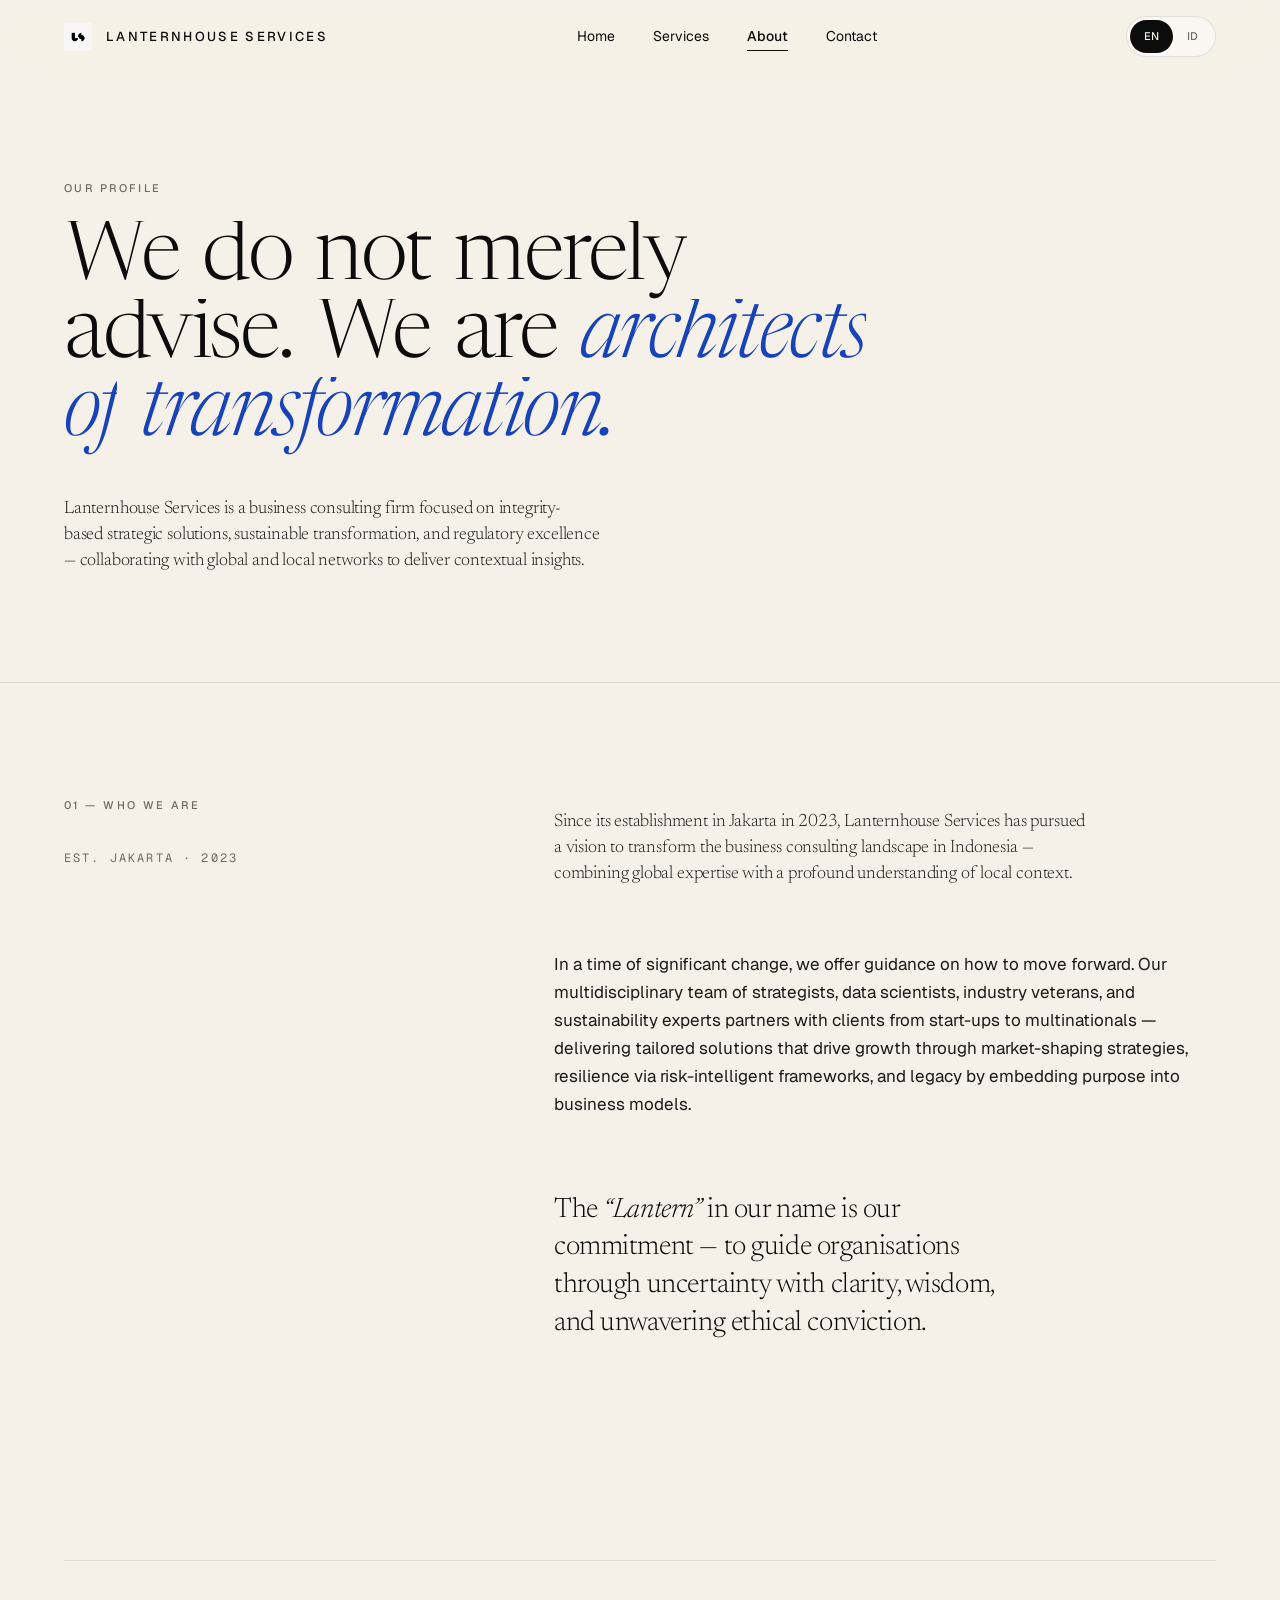
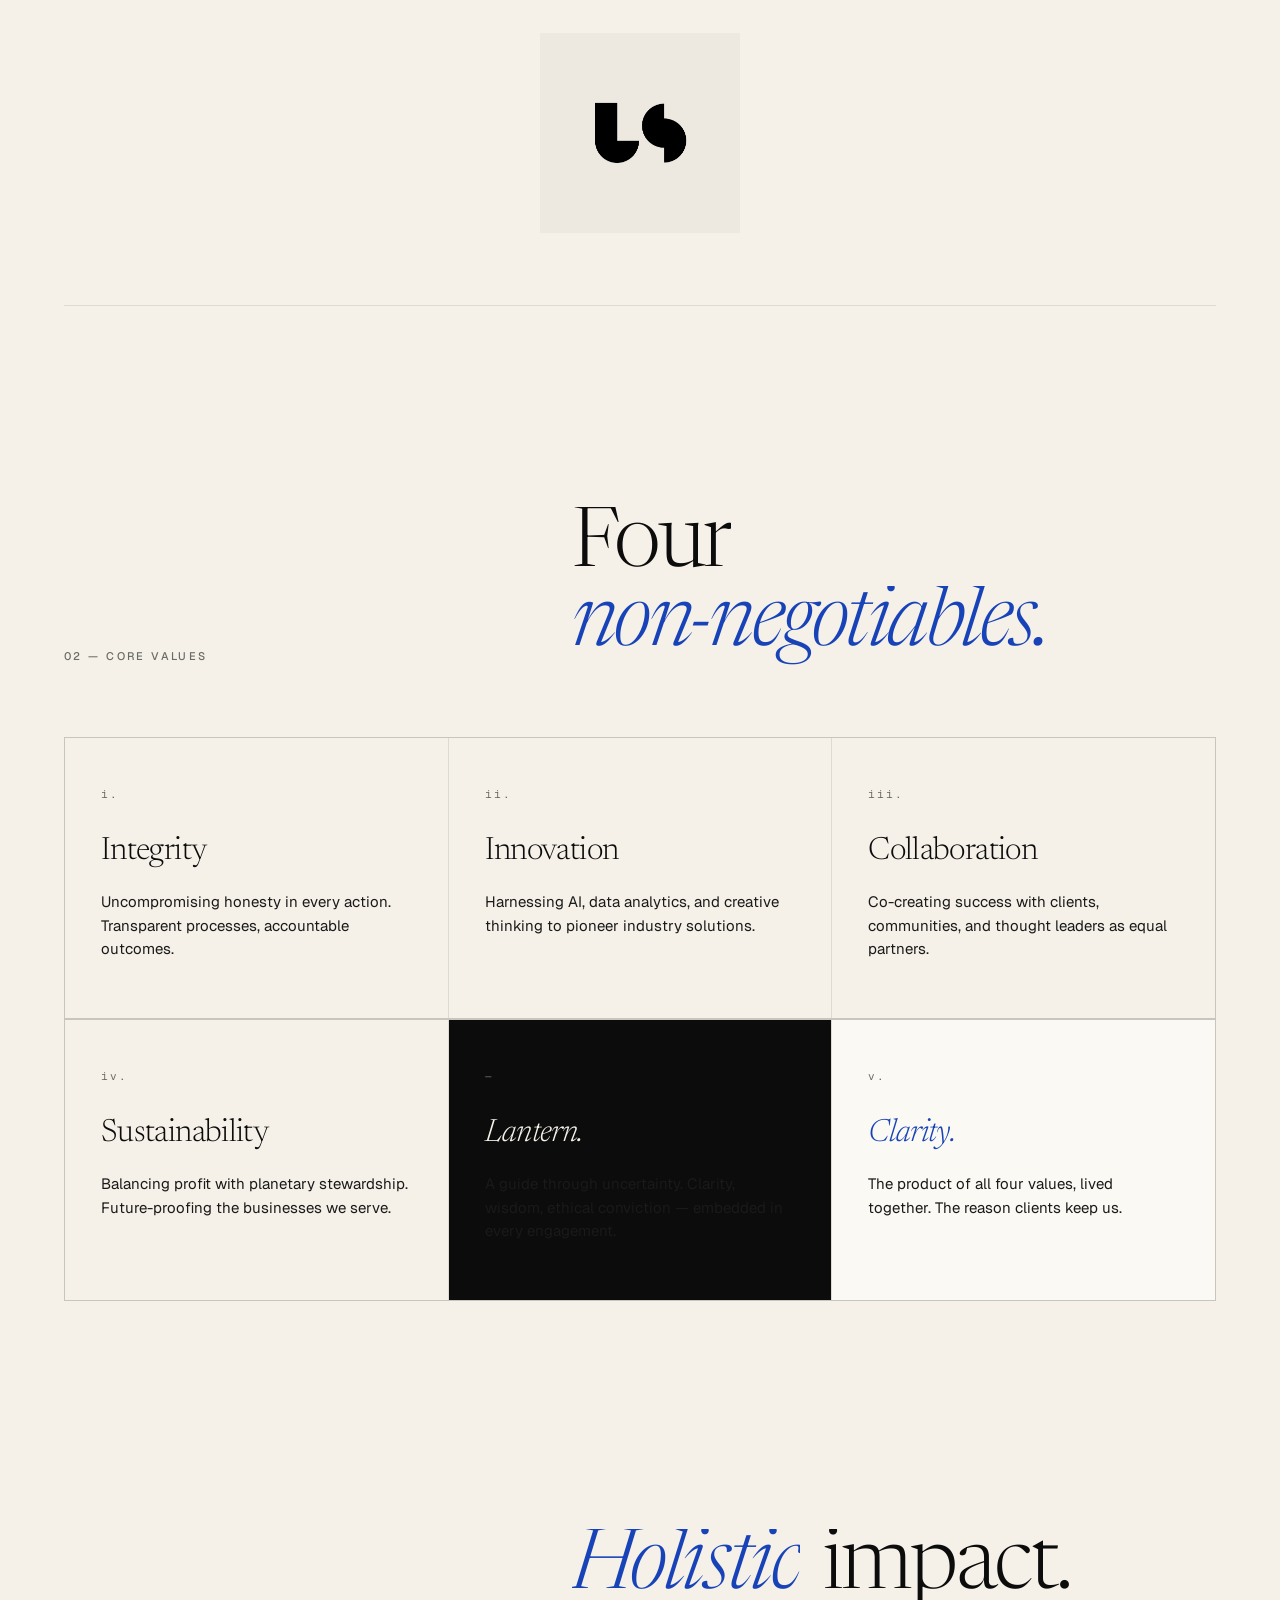
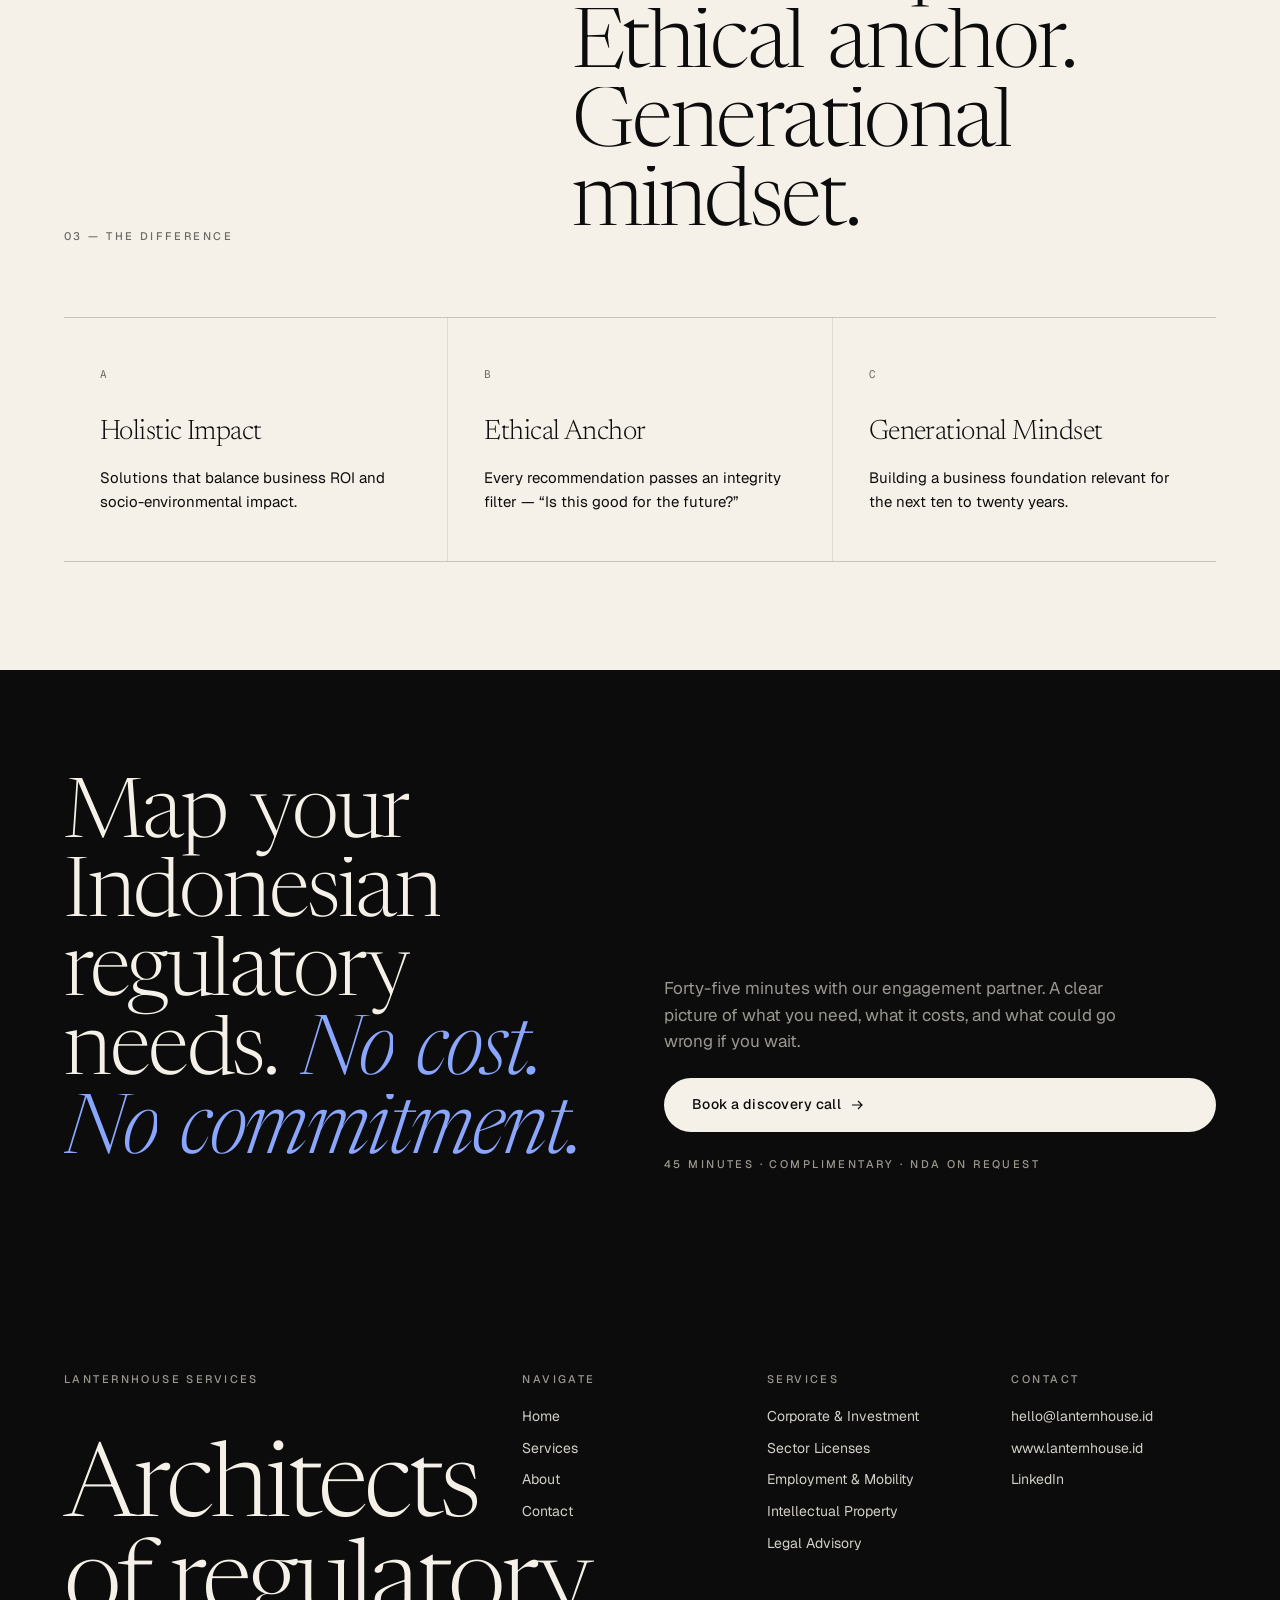
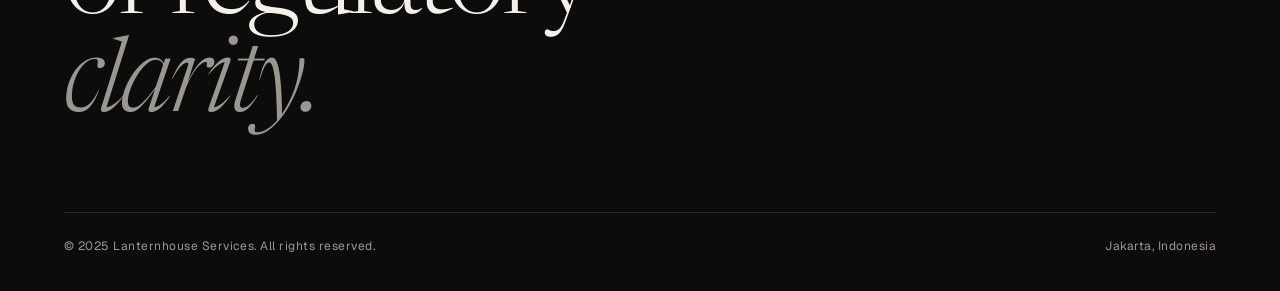
<file: about.html>
<!doctype html>
<html lang="en">
<head>
  <meta charset="utf-8" />
  <meta name="viewport" content="width=device-width, initial-scale=1" />
  <title>About — Lanternhouse Services</title>
  <meta name="description" content="Established Jakarta 2023. Architects of transformation. Integrity, innovation, collaboration, sustainability." />
  <link rel="preconnect" href="https://fonts.googleapis.com" />
  <link rel="preconnect" href="https://fonts.gstatic.com" crossorigin />
  <link rel="stylesheet" href="https://fonts.googleapis.com/css2?family=Newsreader:ital,opsz,wght@0,6..72,200;0,6..72,300;0,6..72,400;0,6..72,500;1,6..72,200;1,6..72,300;1,6..72,400&family=Geist:wght@300;400;500;600&family=Geist+Mono:wght@400;500&display=swap" />
  <link rel="stylesheet" href="assets/css/main.css" />
</head>
<body data-page="about">

  <header class="nav">
    <a href="index.html" class="nav-brand" aria-label="Lanternhouse Services">
      <span class="mark"><img src="assets/img/logo-black.jpg" alt="" /></span>
      <span class="name">
        <span class="full" data-i18n="brand.full">Lanternhouse Services</span>
        <span class="short" data-i18n="brand.short">Lanternhouse</span>
      </span>
    </a>
    <ul class="nav-links">
      <li><a href="index.html"    data-i18n="nav.home">Home</a></li>
      <li><a href="services.html" data-i18n="nav.services">Services</a></li>
      <li><a href="about.html"    data-i18n="nav.about">About</a></li>
      <li><a href="contact.html"  data-i18n="nav.contact">Contact</a></li>
    </ul>
    <div class="nav-right">
      <div class="lang-switch" role="group" aria-label="Language">
        <button data-lang="en" class="is-on">EN</button>
        <button data-lang="id">ID</button>
      </div>
      <button class="nav-toggle" aria-label="Menu"><span></span></button>
    </div>
  </header>

  <!-- =================== PAGE HEAD =================== -->
  <section class="page-head">
    <span class="eyebrow reveal" data-i18n="about.head.eyebrow">Our Profile</span>
    <h1 class="split-words" data-i18n-html="about.head.title">We do not merely advise. We are <em>architects of transformation.</em></h1>
    <p class="lede reveal" data-i18n="about.head.body">Lanternhouse Services is a business consulting firm focused on integrity-based strategic solutions, sustainable transformation, and regulatory excellence — collaborating with global and local networks to deliver contextual insights.</p>
  </section>

  <!-- =================== PROFILE BODY =================== -->
  <section class="section shell">
    <div class="grid-12">
      <div class="col-span-5 reveal">
        <span class="eyebrow" data-i18n="about.profile.eyebrow">01 — Who We Are</span>
        <div style="margin-top: 32px; font-family: var(--f-mono); font-size: 12px; letter-spacing: 0.18em; color: var(--muted);">
          EST. JAKARTA · 2023
        </div>
      </div>
      <div class="col-span-7" style="display:grid; gap: 28px;">
        <p class="lede reveal" data-i18n="about.profile.p1">Since its establishment in Jakarta in 2023, Lanternhouse Services has pursued a vision to transform the business consulting landscape in Indonesia — combining global expertise with a profound understanding of local context.</p>
        <p class="reveal" style="font-size: 17px; line-height: 1.65; color: var(--ink-soft); max-width: 60ch;" data-i18n="about.profile.p2">In a time of significant change, we offer guidance on how to move forward. Our multidisciplinary team of strategists, data scientists, industry veterans, and sustainability experts partners with clients from start-ups to multinationals — delivering tailored solutions that drive growth through market-shaping strategies, resilience via risk-intelligent frameworks, and legacy by embedding purpose into business models.</p>
        <p class="reveal" style="font-family: var(--f-serif); font-weight: 300; font-size: 28px; line-height: 1.35; letter-spacing: -0.015em; max-width: 28ch;" data-i18n-html="about.profile.p3">The <em>“Lantern”</em> in our name is our commitment — to guide organisations through uncertainty with clarity, wisdom, and unwavering ethical conviction.</p>
      </div>
    </div>
  </section>

  <!-- =================== LOGO MOMENT =================== -->
  <section class="section-tight shell">
    <div class="reveal" style="display:flex; align-items:center; justify-content:center; padding: clamp(48px,8vh,96px) 0; border-top: 1px solid var(--line); border-bottom: 1px solid var(--line);">
      <img src="assets/img/logo-black.jpg" alt="Lanternhouse" style="width: clamp(120px, 18vw, 200px); height: auto; mix-blend-mode: multiply;" />
    </div>
  </section>

  <!-- =================== VALUES =================== -->
  <section class="section shell">
    <div class="section-head reveal">
      <span class="eyebrow" data-i18n="about.values.eyebrow">02 — Core Values</span>
      <h2 class="split-words" data-i18n-html="about.values.title">Four <em>non-negotiables.</em></h2>
    </div>
    <div class="values-grid reveal-stagger">
      <div class="value">
        <div class="v-num" data-i18n="val.1.num">i.</div>
        <h3 data-i18n="val.1.title">Integrity</h3>
        <p data-i18n="val.1.body">Uncompromising honesty in every action. Transparent processes, accountable outcomes.</p>
      </div>
      <div class="value">
        <div class="v-num" data-i18n="val.2.num">ii.</div>
        <h3 data-i18n="val.2.title">Innovation</h3>
        <p data-i18n="val.2.body">Harnessing AI, data analytics, and creative thinking to pioneer industry solutions.</p>
      </div>
      <div class="value">
        <div class="v-num" data-i18n="val.3.num">iii.</div>
        <h3 data-i18n="val.3.title">Collaboration</h3>
        <p data-i18n="val.3.body">Co-creating success with clients, communities, and thought leaders as equal partners.</p>
      </div>
    </div>
    <div class="values-grid values-grid-2 reveal-stagger">
      <div class="value">
        <div class="v-num" data-i18n="val.4.num">iv.</div>
        <h3 data-i18n="val.4.title">Sustainability</h3>
        <p data-i18n="val.4.body">Balancing profit with planetary stewardship. Future-proofing the businesses we serve.</p>
      </div>
      <div class="value value-dark">
        <div class="v-num">—</div>
        <h3 style="font-style: italic;">Lantern.</h3>
        <p>A guide through uncertainty. Clarity, wisdom, ethical conviction — embedded in every engagement.</p>
      </div>
      <div class="value value-paper">
        <div class="v-num">v.</div>
        <h3 class="serif-italic">Clarity.</h3>
        <p>The product of all four values, lived together. The reason clients keep us.</p>
      </div>
    </div>
  </section>

  <!-- =================== DIFFERENCE =================== -->
  <section class="section shell">
    <div class="section-head reveal">
      <span class="eyebrow" data-i18n="about.diff.eyebrow">03 — The Difference</span>
      <h2 class="split-words" data-i18n-html="about.diff.title"><em>Holistic</em> impact. Ethical anchor. Generational mindset.</h2>
    </div>
    <div class="diff-grid reveal-stagger">
      <div class="diff-card">
        <div class="diff-num">A</div>
        <div>
          <h3 class="serif diff-title" data-i18n="diff.1.title">Holistic Impact</h3>
          <p class="diff-body" data-i18n="diff.1.body">Solutions that balance business ROI and socio-environmental impact.</p>
        </div>
      </div>
      <div class="diff-card">
        <div class="diff-num">B</div>
        <div>
          <h3 class="serif diff-title" data-i18n="diff.2.title">Ethical Anchor</h3>
          <p class="diff-body" data-i18n="diff.2.body">Every recommendation passes an integrity filter — “Is this good for the future?”</p>
        </div>
      </div>
      <div class="diff-card">
        <div class="diff-num">C</div>
        <div>
          <h3 class="serif diff-title" data-i18n="diff.3.title">Generational Mindset</h3>
          <p class="diff-body" data-i18n="diff.3.body">Building a business foundation relevant for the next ten to twenty years.</p>
        </div>
      </div>
    </div>
  </section>

  <!-- =================== CTA =================== -->
  <section class="shell">
    <div class="cta-block reveal">
      <h2 class="split-words" data-i18n-html="home.cta.title">Map your Indonesian regulatory needs. <em>No cost. No commitment.</em></h2>
      <div class="cta-right">
        <p data-i18n="home.cta.body">Forty-five minutes with our engagement partner. A clear picture of what you need, what it costs, and what could go wrong if you wait.</p>
        <a class="btn" href="contact.html">
          <span data-i18n="home.cta.btn">Book a discovery call</span>
          <svg class="arrow" viewBox="0 0 12 12" fill="none" stroke="currentColor" stroke-width="1.2"><path d="M1 6h10M7 2l4 4-4 4"/></svg>
        </a>
        <span class="eyebrow" style="color: var(--muted-2);" data-i18n="home.cta.meta">45 minutes · Complimentary · NDA on request</span>
      </div>
    </div>
  </section>

  <!-- =================== FOOTER =================== -->
  <footer class="footer">
    <div class="footer-grid">
      <div>
        <h4 data-i18n="brand.full">Lanternhouse Services</h4>
        <div class="word-mark" data-i18n-html="footer.tag">Architects of regulatory <em>clarity.</em></div>
      </div>
      <div>
        <h4 data-i18n="footer.col1.title">Navigate</h4>
        <ul>
          <li><a href="index.html"    data-i18n="nav.home">Home</a></li>
          <li><a href="services.html" data-i18n="nav.services">Services</a></li>
          <li><a href="about.html"    data-i18n="nav.about">About</a></li>
          <li><a href="contact.html"  data-i18n="nav.contact">Contact</a></li>
        </ul>
      </div>
      <div>
        <h4 data-i18n="footer.col2.title">Services</h4>
        <ul>
          <li><a href="services.html#c1" data-i18n="footer.col2.s1">Corporate &amp; Investment</a></li>
          <li><a href="services.html#c2" data-i18n="footer.col2.s2">Sector Licenses</a></li>
          <li><a href="services.html#c3" data-i18n="footer.col2.s3">Employment &amp; Mobility</a></li>
          <li><a href="services.html#c4" data-i18n="footer.col2.s4">Intellectual Property</a></li>
          <li><a href="services.html#c5" data-i18n="footer.col2.s5">Legal Advisory</a></li>
        </ul>
      </div>
      <div>
        <h4 data-i18n="footer.col3.title">Contact</h4>
        <ul>
          <li><a href="mailto:hello@lanternhouse.id" data-i18n="footer.col3.email">hello@lanternhouse.id</a></li>
          <li><a href="https://www.lanternhouse.id" data-i18n="footer.col3.site">www.lanternhouse.id</a></li>
          <li><a href="#" data-i18n="footer.col3.linkedin">LinkedIn</a></li>
        </ul>
      </div>
    </div>
    <div class="footer-meta">
      <span data-i18n="footer.legal">© 2025 Lanternhouse Services. All rights reserved.</span>
      <span data-i18n="footer.location">Jakarta, Indonesia</span>
    </div>
  </footer>

  <script src="assets/js/i18n.js"></script>
  <script src="assets/js/site.js"></script>
</body>
</html>
</file>
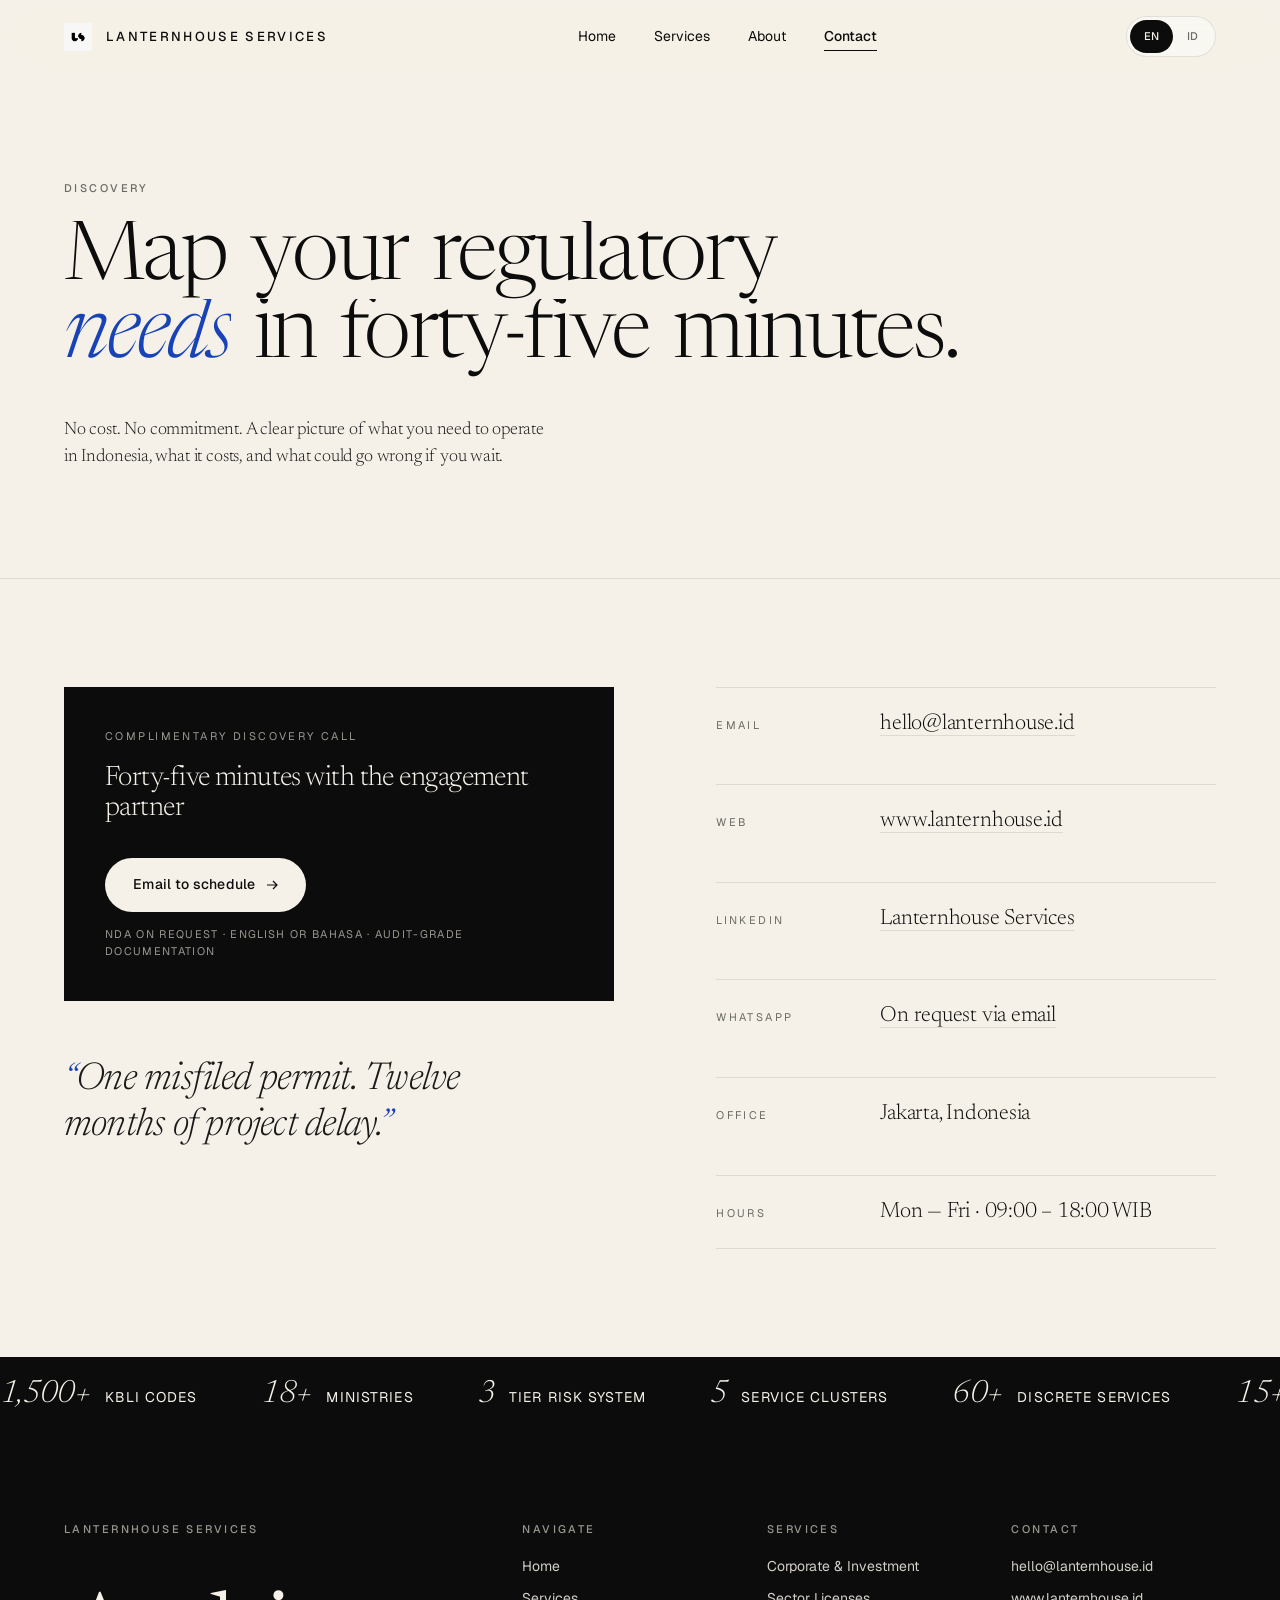
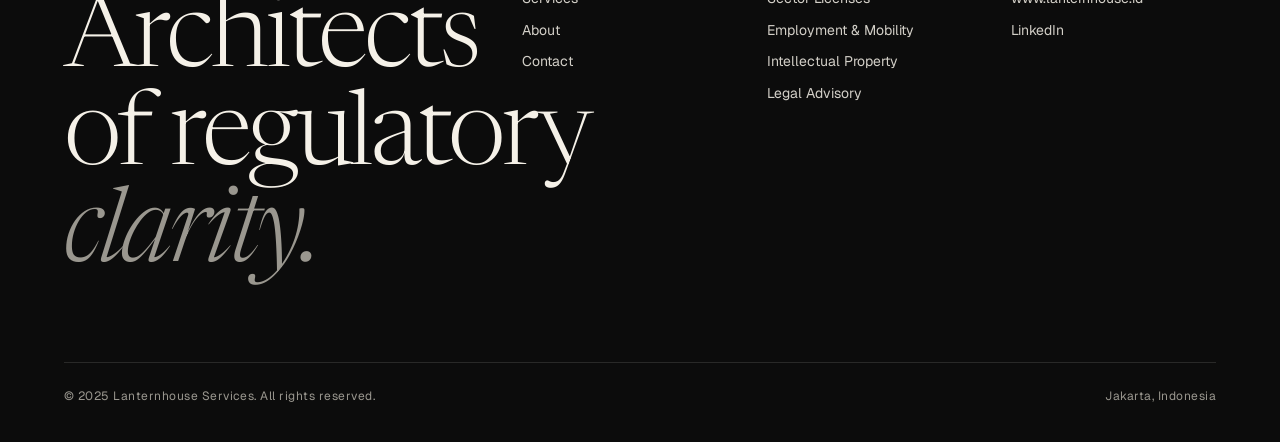
<file: contact.html>
<!doctype html>
<html lang="en">
<head>
  <meta charset="utf-8" />
  <meta name="viewport" content="width=device-width, initial-scale=1" />
  <title>Contact — Lanternhouse Services</title>
  <meta name="description" content="Complimentary 45-minute discovery call. Map your Indonesian regulatory needs." />
  <link rel="preconnect" href="https://fonts.googleapis.com" />
  <link rel="preconnect" href="https://fonts.gstatic.com" crossorigin />
  <link rel="stylesheet" href="https://fonts.googleapis.com/css2?family=Newsreader:ital,opsz,wght@0,6..72,200;0,6..72,300;0,6..72,400;0,6..72,500;1,6..72,200;1,6..72,300;1,6..72,400&family=Geist:wght@300;400;500;600&family=Geist+Mono:wght@400;500&display=swap" />
  <link rel="stylesheet" href="assets/css/main.css" />
</head>
<body data-page="contact">

  <header class="nav">
    <a href="index.html" class="nav-brand" aria-label="Lanternhouse Services">
      <span class="mark"><img src="assets/img/logo-black.jpg" alt="" /></span>
      <span class="name">
        <span class="full" data-i18n="brand.full">Lanternhouse Services</span>
        <span class="short" data-i18n="brand.short">Lanternhouse</span>
      </span>
    </a>
    <ul class="nav-links">
      <li><a href="index.html"    data-i18n="nav.home">Home</a></li>
      <li><a href="services.html" data-i18n="nav.services">Services</a></li>
      <li><a href="about.html"    data-i18n="nav.about">About</a></li>
      <li><a href="contact.html"  data-i18n="nav.contact">Contact</a></li>
    </ul>
    <div class="nav-right">
      <div class="lang-switch" role="group" aria-label="Language">
        <button data-lang="en" class="is-on">EN</button>
        <button data-lang="id">ID</button>
      </div>
      <button class="nav-toggle" aria-label="Menu"><span></span></button>
    </div>
  </header>

  <!-- =================== PAGE HEAD =================== -->
  <section class="page-head">
    <span class="eyebrow reveal" data-i18n="ct.head.eyebrow">Discovery</span>
    <h1 class="split-words" data-i18n-html="ct.head.title">Map your regulatory <em>needs</em> in forty-five minutes.</h1>
    <p class="lede reveal" data-i18n="ct.head.body">No cost. No commitment. A clear picture of what you need to operate in Indonesia, what it costs, and what could go wrong if you wait.</p>
  </section>

  <!-- =================== CONTACT GRID =================== -->
  <section class="section shell">
    <div class="contact-grid">
      <!-- LEFT: discovery card -->
      <div class="reveal">
        <div class="contact-card" style="background: var(--ink); color: var(--bone); border-color: var(--ink);">
          <span class="label" style="color: var(--muted-2);" data-i18n="ct.card.label">Complimentary discovery call</span>
          <div class="ct-value" style="color: var(--bone);" data-i18n="ct.card.value">Forty-five minutes with the engagement partner</div>
          <div style="display:flex; flex-direction:column; gap: 14px; margin-top: 16px;">
            <a class="btn" href="mailto:hello@lanternhouse.id?subject=Discovery%20Call" style="background: var(--bone); color: var(--ink); align-self: flex-start;">
              <span data-i18n="ct.card.btn">Email to schedule</span>
              <svg class="arrow" viewBox="0 0 12 12" fill="none" stroke="currentColor" stroke-width="1.2"><path d="M1 6h10M7 2l4 4-4 4"/></svg>
            </a>
            <span style="font-size: 11px; letter-spacing: 0.12em; text-transform: uppercase; color: var(--muted-2);" data-i18n="ct.card.meta">NDA on request · English or Bahasa · Audit-grade documentation</span>
          </div>
        </div>

        <!-- big editorial quote -->
        <div class="reveal contact-quote">
          <span class="q">“</span>One misfiled permit. Twelve months of project delay.<span class="q">”</span>
        </div>
      </div>

      <!-- RIGHT: contact list -->
      <div class="contact-list reveal">
        <div class="contact-row">
          <span class="k" data-i18n="ct.k.email">Email</span>
          <span class="v"><a href="mailto:hello@lanternhouse.id">hello@lanternhouse.id</a></span>
        </div>
        <div class="contact-row">
          <span class="k" data-i18n="ct.k.web">Web</span>
          <span class="v"><a href="https://www.lanternhouse.id">www.lanternhouse.id</a></span>
        </div>
        <div class="contact-row">
          <span class="k" data-i18n="ct.k.linkedin">LinkedIn</span>
          <span class="v"><a href="#" data-i18n="ct.v.linkedin">Lanternhouse Services</a></span>
        </div>
        <div class="contact-row">
          <span class="k" data-i18n="ct.k.whatsapp">WhatsApp</span>
          <span class="v"><a href="https://wa.me/">On request via email</a></span>
        </div>
        <div class="contact-row">
          <span class="k" data-i18n="ct.k.office">Office</span>
          <span class="v" data-i18n="ct.v.office">Jakarta, Indonesia</span>
        </div>
        <div class="contact-row">
          <span class="k">Hours</span>
          <span class="v" data-i18n="ct.v.hours">Mon — Fri · 09:00 – 18:00 WIB</span>
        </div>
      </div>
    </div>
  </section>

  <!-- =================== MARQUEE =================== -->
  <section class="marquee" aria-hidden="true">
    <div class="marquee-track">
      <span class="marquee-item"><span class="num">1,500+</span><span data-i18n="mq.kbli">KBLI codes</span></span>
      <span class="marquee-item"><span class="num">18+</span><span data-i18n="mq.ministry">Ministries</span></span>
      <span class="marquee-item"><span class="num">3</span><span data-i18n="mq.tier">Tier risk system</span></span>
      <span class="marquee-item"><span class="num">5</span><span data-i18n="mq.cluster">Service clusters</span></span>
      <span class="marquee-item"><span class="num">60+</span><span data-i18n="mq.service">Discrete services</span></span>
      <span class="marquee-item"><span class="num">15+</span><span data-i18n="mq.auth">Authorities</span></span>
    </div>
  </section>

  <!-- =================== FOOTER =================== -->
  <footer class="footer">
    <div class="footer-grid">
      <div>
        <h4 data-i18n="brand.full">Lanternhouse Services</h4>
        <div class="word-mark" data-i18n-html="footer.tag">Architects of regulatory <em>clarity.</em></div>
      </div>
      <div>
        <h4 data-i18n="footer.col1.title">Navigate</h4>
        <ul>
          <li><a href="index.html"    data-i18n="nav.home">Home</a></li>
          <li><a href="services.html" data-i18n="nav.services">Services</a></li>
          <li><a href="about.html"    data-i18n="nav.about">About</a></li>
          <li><a href="contact.html"  data-i18n="nav.contact">Contact</a></li>
        </ul>
      </div>
      <div>
        <h4 data-i18n="footer.col2.title">Services</h4>
        <ul>
          <li><a href="services.html#c1" data-i18n="footer.col2.s1">Corporate &amp; Investment</a></li>
          <li><a href="services.html#c2" data-i18n="footer.col2.s2">Sector Licenses</a></li>
          <li><a href="services.html#c3" data-i18n="footer.col2.s3">Employment &amp; Mobility</a></li>
          <li><a href="services.html#c4" data-i18n="footer.col2.s4">Intellectual Property</a></li>
          <li><a href="services.html#c5" data-i18n="footer.col2.s5">Legal Advisory</a></li>
        </ul>
      </div>
      <div>
        <h4 data-i18n="footer.col3.title">Contact</h4>
        <ul>
          <li><a href="mailto:hello@lanternhouse.id" data-i18n="footer.col3.email">hello@lanternhouse.id</a></li>
          <li><a href="https://www.lanternhouse.id" data-i18n="footer.col3.site">www.lanternhouse.id</a></li>
          <li><a href="#" data-i18n="footer.col3.linkedin">LinkedIn</a></li>
        </ul>
      </div>
    </div>
    <div class="footer-meta">
      <span data-i18n="footer.legal">© 2025 Lanternhouse Services. All rights reserved.</span>
      <span data-i18n="footer.location">Jakarta, Indonesia</span>
    </div>
  </footer>

  <script src="assets/js/i18n.js"></script>
  <script src="assets/js/site.js"></script>
</body>
</html>
</file>
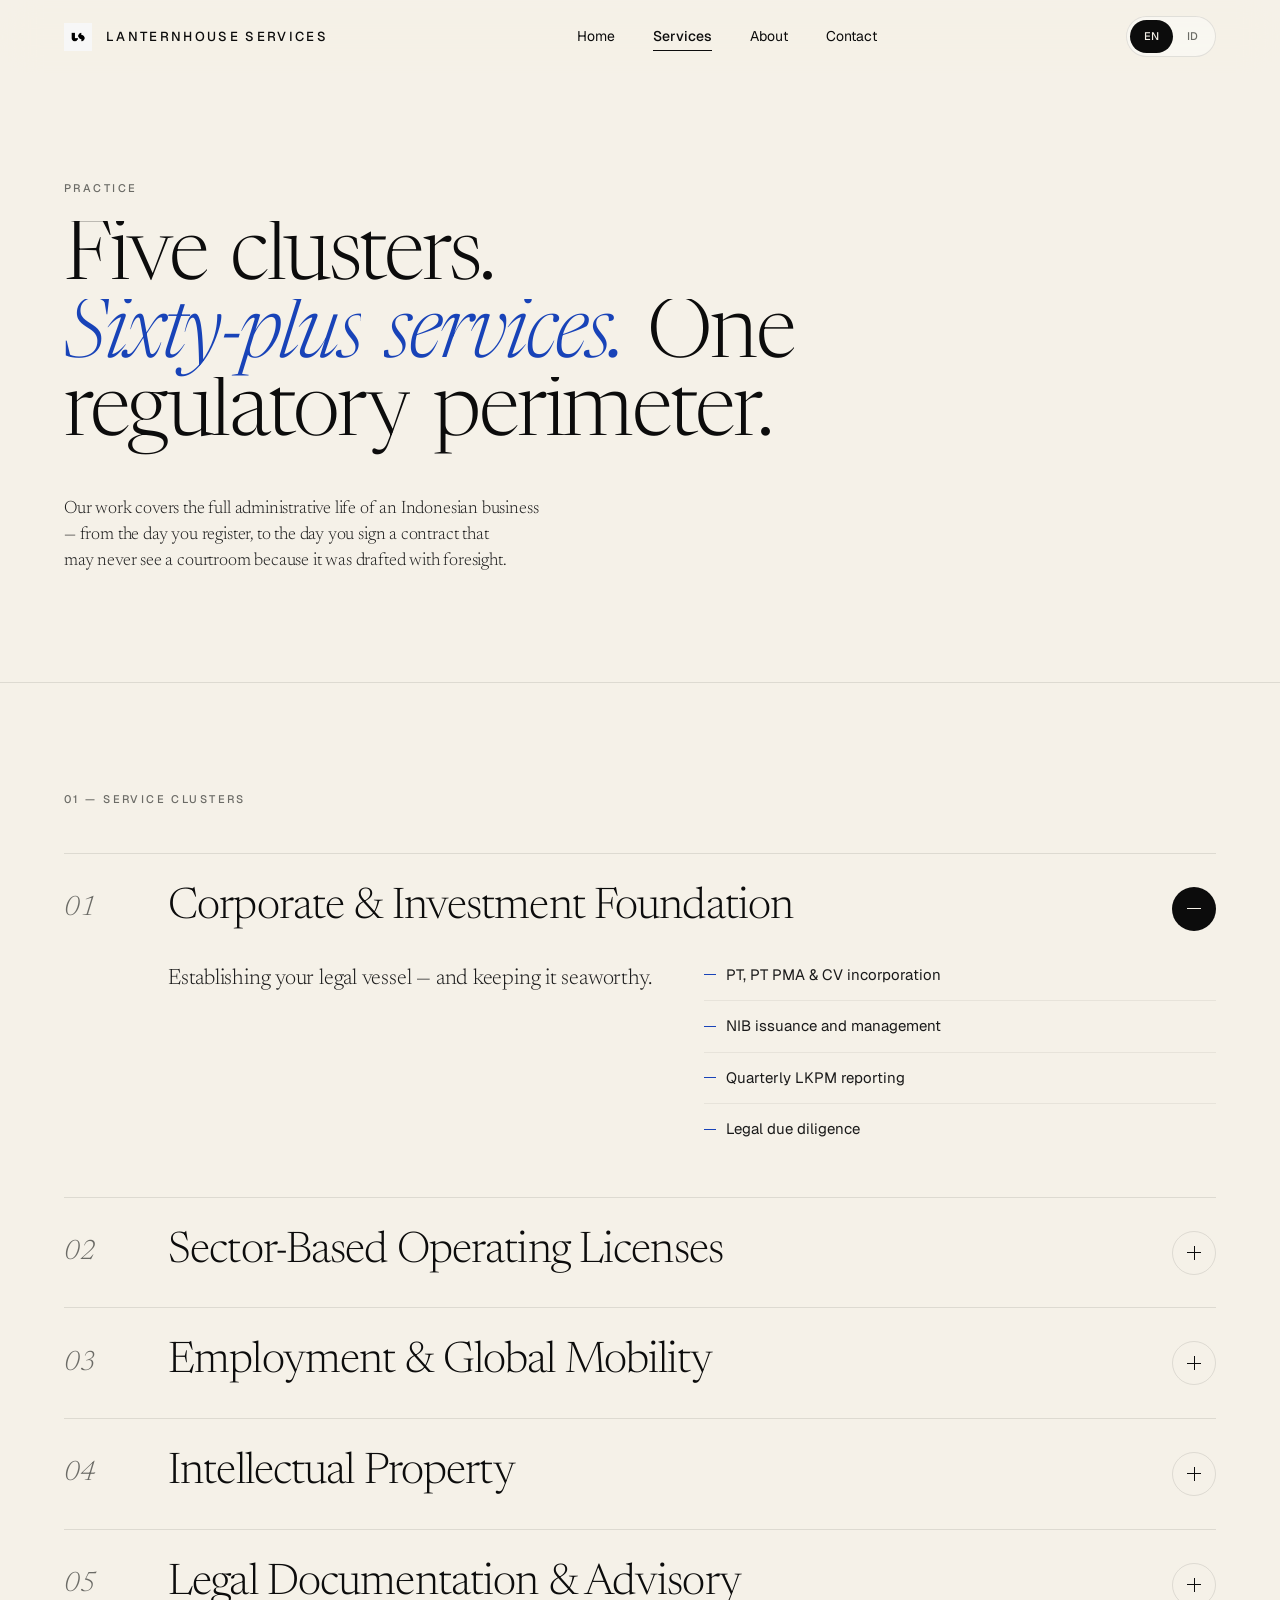
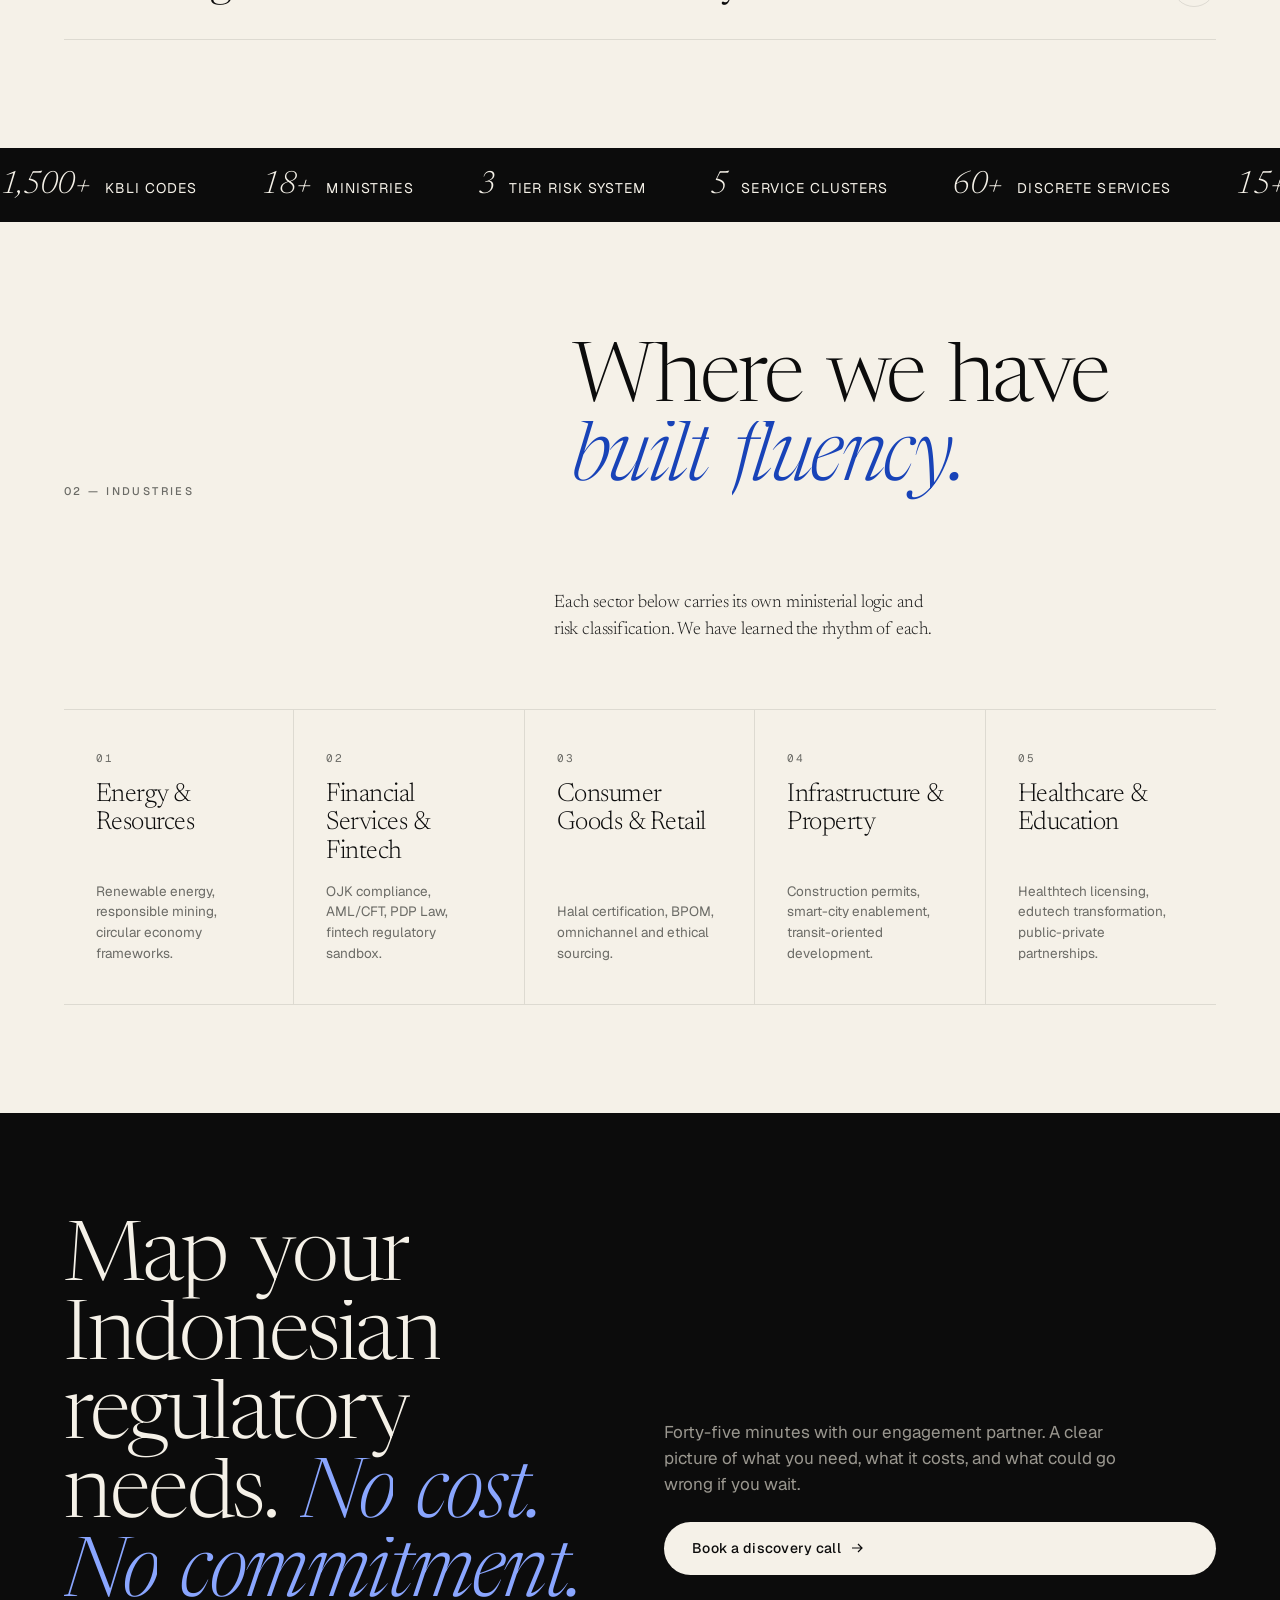
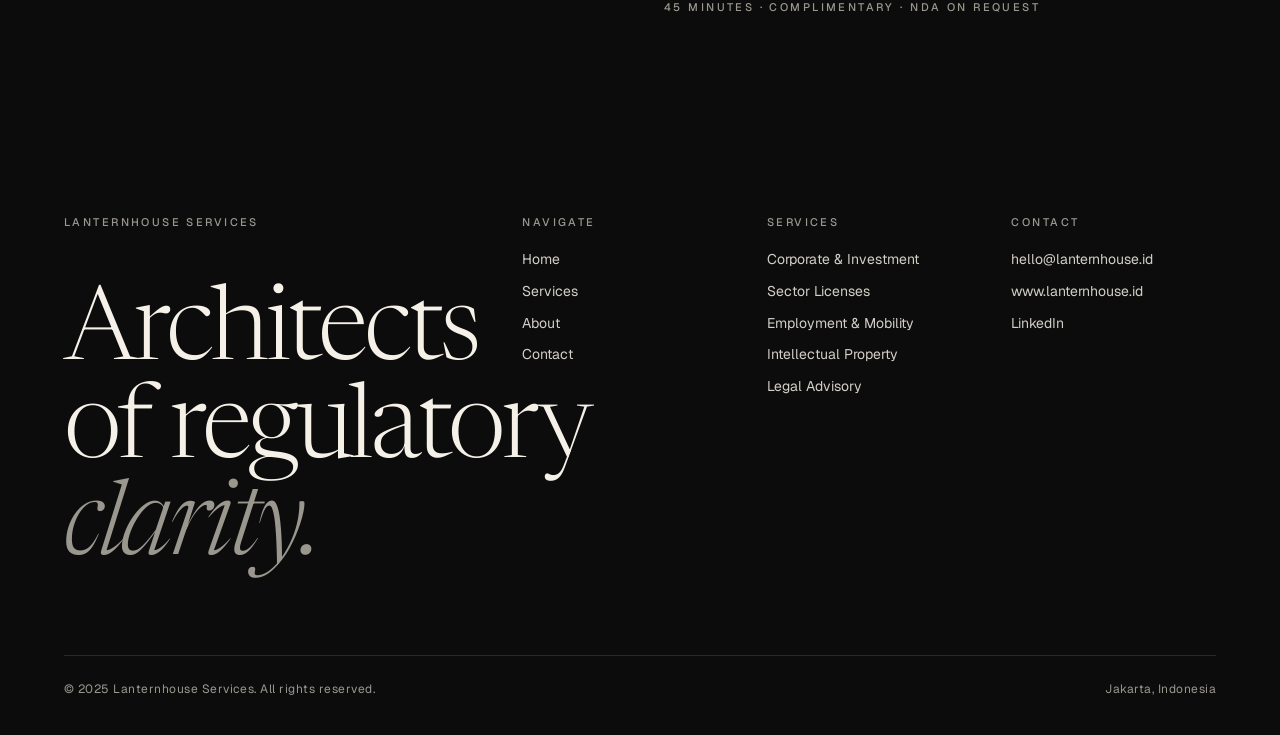
<file: services.html>
<!doctype html>
<html lang="en">
<head>
  <meta charset="utf-8" />
  <meta name="viewport" content="width=device-width, initial-scale=1" />
  <title>Services — Lanternhouse Services</title>
  <meta name="description" content="Five clusters. Sixty-plus services. One regulatory perimeter." />
  <link rel="preconnect" href="https://fonts.googleapis.com" />
  <link rel="preconnect" href="https://fonts.gstatic.com" crossorigin />
  <link rel="stylesheet" href="https://fonts.googleapis.com/css2?family=Newsreader:ital,opsz,wght@0,6..72,200;0,6..72,300;0,6..72,400;0,6..72,500;1,6..72,200;1,6..72,300;1,6..72,400&family=Geist:wght@300;400;500;600&family=Geist+Mono:wght@400;500&display=swap" />
  <link rel="stylesheet" href="assets/css/main.css" />
</head>
<body data-page="services">

  <header class="nav">
    <a href="index.html" class="nav-brand" aria-label="Lanternhouse Services">
      <span class="mark"><img src="assets/img/logo-black.jpg" alt="" /></span>
      <span class="name">
        <span class="full" data-i18n="brand.full">Lanternhouse Services</span>
        <span class="short" data-i18n="brand.short">Lanternhouse</span>
      </span>
    </a>
    <ul class="nav-links">
      <li><a href="index.html"    data-i18n="nav.home">Home</a></li>
      <li><a href="services.html" data-i18n="nav.services">Services</a></li>
      <li><a href="about.html"    data-i18n="nav.about">About</a></li>
      <li><a href="contact.html"  data-i18n="nav.contact">Contact</a></li>
    </ul>
    <div class="nav-right">
      <div class="lang-switch" role="group" aria-label="Language">
        <button data-lang="en" class="is-on">EN</button>
        <button data-lang="id">ID</button>
      </div>
      <button class="nav-toggle" aria-label="Menu"><span></span></button>
    </div>
  </header>

  <!-- =================== PAGE HEAD =================== -->
  <section class="page-head">
    <span class="eyebrow reveal" data-i18n="svc.head.eyebrow">Practice</span>
    <h1 class="split-words" data-i18n-html="svc.head.title">Five clusters. <em>Sixty-plus services.</em> One regulatory perimeter.</h1>
    <p class="lede reveal" data-i18n="svc.head.body">Our work covers the full administrative life of an Indonesian business — from the day you register, to the day you sign a contract that may never see a courtroom because it was drafted with foresight.</p>
  </section>

  <!-- =================== CLUSTERS ACCORDION =================== -->
  <section class="section shell">
    <div class="section-head reveal" style="margin-bottom: clamp(32px, 5vh, 56px);">
      <span class="eyebrow" data-i18n="svc.clusters.eyebrow">01 — Service Clusters</span>
      <div></div>
    </div>

    <div class="clusters">
      <article class="cluster reveal" id="c1">
        <div class="cluster-head">
          <span class="cluster-num" data-i18n="cluster.1.num">01</span>
          <span class="cluster-title" data-i18n="cluster.1.title">Corporate &amp; Investment Foundation</span>
          <span class="cluster-toggle" aria-hidden="true"></span>
        </div>
        <div class="cluster-body">
          <div class="cluster-body-inner">
            <div class="cluster-grid">
              <div class="col-1"></div>
              <div class="col-2"><p data-i18n="cluster.1.lede">Establishing your legal vessel — and keeping it seaworthy.</p></div>
              <div class="col-3">
                <ul>
                  <li data-i18n="cluster.1.i1">PT, PT PMA &amp; CV incorporation</li>
                  <li data-i18n="cluster.1.i2">NIB issuance and management</li>
                  <li data-i18n="cluster.1.i3">Quarterly LKPM reporting</li>
                  <li data-i18n="cluster.1.i4">Legal due diligence</li>
                </ul>
              </div>
            </div>
          </div>
        </div>
      </article>

      <article class="cluster reveal" id="c2">
        <div class="cluster-head">
          <span class="cluster-num" data-i18n="cluster.2.num">02</span>
          <span class="cluster-title" data-i18n="cluster.2.title">Sector-Based Operating Licenses</span>
          <span class="cluster-toggle" aria-hidden="true"></span>
        </div>
        <div class="cluster-body">
          <div class="cluster-body-inner">
            <div class="cluster-grid">
              <div class="col-1"></div>
              <div class="col-2"><p data-i18n="cluster.2.lede">Industry-specific approvals — built on intimate knowledge of each authority.</p></div>
              <div class="col-3">
                <ul>
                  <li data-i18n="cluster.2.i1">Industry, trade &amp; construction permits</li>
                  <li data-i18n="cluster.2.i2">BPOM and Halal certification</li>
                  <li data-i18n="cluster.2.i3">Energy, healthcare &amp; ICT licensing</li>
                  <li data-i18n="cluster.2.i4">Tourism and hospitality approvals</li>
                </ul>
              </div>
            </div>
          </div>
        </div>
      </article>

      <article class="cluster reveal" id="c3">
        <div class="cluster-head">
          <span class="cluster-num" data-i18n="cluster.3.num">03</span>
          <span class="cluster-title" data-i18n="cluster.3.title">Employment &amp; Global Mobility</span>
          <span class="cluster-toggle" aria-hidden="true"></span>
        </div>
        <div class="cluster-body">
          <div class="cluster-body-inner">
            <div class="cluster-grid">
              <div class="col-1"></div>
              <div class="col-2"><p data-i18n="cluster.3.lede">Bringing talent across borders, lawfully and frictionlessly.</p></div>
              <div class="col-3">
                <ul>
                  <li data-i18n="cluster.3.i1">RPTKA preparation and approval</li>
                  <li data-i18n="cluster.3.i2">KITAS work permits</li>
                  <li data-i18n="cluster.3.i3">Company regulations &amp; policies</li>
                  <li data-i18n="cluster.3.i4">Employment contracts and agreements</li>
                </ul>
              </div>
            </div>
          </div>
        </div>
      </article>

      <article class="cluster reveal" id="c4">
        <div class="cluster-head">
          <span class="cluster-num" data-i18n="cluster.4.num">04</span>
          <span class="cluster-title" data-i18n="cluster.4.title">Intellectual Property</span>
          <span class="cluster-toggle" aria-hidden="true"></span>
        </div>
        <div class="cluster-body">
          <div class="cluster-body-inner">
            <div class="cluster-grid">
              <div class="col-1"></div>
              <div class="col-2"><p data-i18n="cluster.4.lede">Protecting the assets that no balance sheet captures.</p></div>
              <div class="col-3">
                <ul>
                  <li data-i18n="cluster.4.i1">Patent registration and prosecution</li>
                  <li data-i18n="cluster.4.i2">Trademarks, incl. Madrid Protocol</li>
                  <li data-i18n="cluster.4.i3">Copyright filings</li>
                  <li data-i18n="cluster.4.i4">Industrial design protection</li>
                </ul>
              </div>
            </div>
          </div>
        </div>
      </article>

      <article class="cluster reveal" id="c5">
        <div class="cluster-head">
          <span class="cluster-num" data-i18n="cluster.5.num">05</span>
          <span class="cluster-title" data-i18n="cluster.5.title">Legal Documentation &amp; Advisory</span>
          <span class="cluster-toggle" aria-hidden="true"></span>
        </div>
        <div class="cluster-body">
          <div class="cluster-body-inner">
            <div class="cluster-grid">
              <div class="col-1"></div>
              <div class="col-2"><p data-i18n="cluster.5.lede">The written instruments — and the wisdom — that prevent disputes.</p></div>
              <div class="col-3">
                <ul>
                  <li data-i18n="cluster.5.i1">Contract drafting and review</li>
                  <li data-i18n="cluster.5.i2">Legal opinions</li>
                  <li data-i18n="cluster.5.i3">Negotiation support</li>
                  <li data-i18n="cluster.5.i4">Dispute prevention strategy</li>
                </ul>
              </div>
            </div>
          </div>
        </div>
      </article>
    </div>
  </section>

  <!-- =================== MARQUEE =================== -->
  <section class="marquee" aria-hidden="true">
    <div class="marquee-track">
      <span class="marquee-item"><span class="num">1,500+</span><span data-i18n="mq.kbli">KBLI codes</span></span>
      <span class="marquee-item"><span class="num">18+</span><span data-i18n="mq.ministry">Ministries</span></span>
      <span class="marquee-item"><span class="num">3</span><span data-i18n="mq.tier">Tier risk system</span></span>
      <span class="marquee-item"><span class="num">5</span><span data-i18n="mq.cluster">Service clusters</span></span>
      <span class="marquee-item"><span class="num">60+</span><span data-i18n="mq.service">Discrete services</span></span>
      <span class="marquee-item"><span class="num">15+</span><span data-i18n="mq.auth">Authorities</span></span>
    </div>
  </section>

  <!-- =================== INDUSTRIES =================== -->
  <section class="section shell">
    <div class="section-head reveal">
      <span class="eyebrow" data-i18n="svc.industries.eyebrow">02 — Industries</span>
      <h2 class="split-words" data-i18n-html="svc.industries.title">Where we have <em>built fluency.</em></h2>
    </div>
    <div class="grid-12" style="margin-bottom: 48px;">
      <div class="col-span-5"></div>
      <div class="col-span-7 reveal">
        <p class="lede" data-i18n="svc.industries.body">Each sector below carries its own ministerial logic and risk classification. We have learned the rhythm of each.</p>
      </div>
    </div>
    <div class="industries reveal-stagger">
      <div class="industry">
        <span class="ind-num" data-i18n="ind.1.num">01</span>
        <h3 data-i18n="ind.1.title">Energy &amp; Resources</h3>
        <p data-i18n="ind.1.body">Renewable energy, responsible mining, circular economy frameworks.</p>
      </div>
      <div class="industry">
        <span class="ind-num" data-i18n="ind.2.num">02</span>
        <h3 data-i18n="ind.2.title">Financial Services &amp; Fintech</h3>
        <p data-i18n="ind.2.body">OJK compliance, AML/CFT, PDP Law, fintech regulatory sandbox.</p>
      </div>
      <div class="industry">
        <span class="ind-num" data-i18n="ind.3.num">03</span>
        <h3 data-i18n="ind.3.title">Consumer Goods &amp; Retail</h3>
        <p data-i18n="ind.3.body">Halal certification, BPOM, omnichannel and ethical sourcing.</p>
      </div>
      <div class="industry">
        <span class="ind-num" data-i18n="ind.4.num">04</span>
        <h3 data-i18n="ind.4.title">Infrastructure &amp; Property</h3>
        <p data-i18n="ind.4.body">Construction permits, smart-city enablement, transit-oriented development.</p>
      </div>
      <div class="industry">
        <span class="ind-num" data-i18n="ind.5.num">05</span>
        <h3 data-i18n="ind.5.title">Healthcare &amp; Education</h3>
        <p data-i18n="ind.5.body">Healthtech licensing, edutech transformation, public-private partnerships.</p>
      </div>
    </div>
  </section>

  <!-- =================== CTA =================== -->
  <section class="shell">
    <div class="cta-block reveal">
      <h2 class="split-words" data-i18n-html="home.cta.title">Map your Indonesian regulatory needs. <em>No cost. No commitment.</em></h2>
      <div class="cta-right">
        <p data-i18n="home.cta.body">Forty-five minutes with our engagement partner. A clear picture of what you need, what it costs, and what could go wrong if you wait.</p>
        <a class="btn" href="contact.html">
          <span data-i18n="home.cta.btn">Book a discovery call</span>
          <svg class="arrow" viewBox="0 0 12 12" fill="none" stroke="currentColor" stroke-width="1.2"><path d="M1 6h10M7 2l4 4-4 4"/></svg>
        </a>
        <span class="eyebrow" style="color: var(--muted-2);" data-i18n="home.cta.meta">45 minutes · Complimentary · NDA on request</span>
      </div>
    </div>
  </section>

  <!-- =================== FOOTER =================== -->
  <footer class="footer">
    <div class="footer-grid">
      <div>
        <h4 data-i18n="brand.full">Lanternhouse Services</h4>
        <div class="word-mark" data-i18n-html="footer.tag">Architects of regulatory <em>clarity.</em></div>
      </div>
      <div>
        <h4 data-i18n="footer.col1.title">Navigate</h4>
        <ul>
          <li><a href="index.html"    data-i18n="nav.home">Home</a></li>
          <li><a href="services.html" data-i18n="nav.services">Services</a></li>
          <li><a href="about.html"    data-i18n="nav.about">About</a></li>
          <li><a href="contact.html"  data-i18n="nav.contact">Contact</a></li>
        </ul>
      </div>
      <div>
        <h4 data-i18n="footer.col2.title">Services</h4>
        <ul>
          <li><a href="services.html#c1" data-i18n="footer.col2.s1">Corporate &amp; Investment</a></li>
          <li><a href="services.html#c2" data-i18n="footer.col2.s2">Sector Licenses</a></li>
          <li><a href="services.html#c3" data-i18n="footer.col2.s3">Employment &amp; Mobility</a></li>
          <li><a href="services.html#c4" data-i18n="footer.col2.s4">Intellectual Property</a></li>
          <li><a href="services.html#c5" data-i18n="footer.col2.s5">Legal Advisory</a></li>
        </ul>
      </div>
      <div>
        <h4 data-i18n="footer.col3.title">Contact</h4>
        <ul>
          <li><a href="mailto:hello@lanternhouse.id" data-i18n="footer.col3.email">hello@lanternhouse.id</a></li>
          <li><a href="https://www.lanternhouse.id" data-i18n="footer.col3.site">www.lanternhouse.id</a></li>
          <li><a href="#" data-i18n="footer.col3.linkedin">LinkedIn</a></li>
        </ul>
      </div>
    </div>
    <div class="footer-meta">
      <span data-i18n="footer.legal">© 2025 Lanternhouse Services. All rights reserved.</span>
      <span data-i18n="footer.location">Jakarta, Indonesia</span>
    </div>
  </footer>

  <script src="assets/js/i18n.js"></script>
  <script src="assets/js/site.js"></script>
</body>
</html>
</file>
<file: assets/css/main.css>
/* =========================================================
   Lanternhouse Services — shared stylesheet
   Bone & ink with deep brand blue accent.
   ========================================================= */

:root {
  /* Palette */
  --bone:       #f5f1e8;
  --bone-soft:  #ebe6da;
  --paper:      #fbf9f4;
  --ink:        #0c0c0c;
  --ink-soft:   #1a1a1a;
  --muted:      #6b6b66;
  --muted-2:    #9a978f;
  --line:       rgba(12, 12, 12, 0.10);
  --line-soft:  rgba(12, 12, 12, 0.06);
  --blue:       #1843b8;
  --blue-deep:  #0f2d80;

  /* Type */
  --f-serif: "Newsreader", "Times New Roman", Georgia, serif;
  --f-sans:  "Geist", "Inter", -apple-system, BlinkMacSystemFont, "Segoe UI", system-ui, sans-serif;
  --f-mono:  "Geist Mono", ui-monospace, "SF Mono", Menlo, monospace;

  /* Scale */
  --fs-hero:    clamp(56px, 11vw, 200px);
  --fs-display: clamp(40px, 6.5vw, 104px);
  --fs-h1:      clamp(36px, 4.6vw, 76px);
  --fs-h2:      clamp(28px, 3.2vw, 52px);
  --fs-h3:      clamp(22px, 2vw, 32px);
  --fs-lead:    clamp(18px, 1.4vw, 24px);
  --fs-body:    16.5px;
  --fs-small:   13.5px;
  --fs-micro:   11px;

  /* Spacing */
  --gutter: clamp(20px, 5vw, 88px);
  --section-pad: clamp(64px, 12vh, 180px);

  /* Motion */
  --ease: cubic-bezier(0.22, 0.61, 0.36, 1);
  --ease-out: cubic-bezier(0.16, 1, 0.3, 1);
}

* { box-sizing: border-box; }
html, body { margin: 0; padding: 0; }
html { scroll-behavior: smooth; }

body {
  background: var(--bone);
  color: var(--ink);
  font-family: var(--f-sans);
  font-size: var(--fs-body);
  line-height: 1.55;
  font-weight: 400;
  -webkit-font-smoothing: antialiased;
  text-rendering: optimizeLegibility;
  overflow-x: hidden;
}

img { max-width: 100%; display: block; }
a { color: inherit; text-decoration: none; }
button { font: inherit; color: inherit; background: none; border: 0; cursor: pointer; padding: 0; }

::selection { background: var(--ink); color: var(--bone); }

/* ---------- type utilities ---------- */
.serif { font-family: var(--f-serif); font-weight: 300; letter-spacing: -0.02em; }
.serif-italic { font-family: var(--f-serif); font-style: italic; font-weight: 300; letter-spacing: -0.02em; }
.mono { font-family: var(--f-mono); }

.eyebrow {
  font-family: var(--f-sans);
  font-size: var(--fs-micro);
  letter-spacing: 0.22em;
  text-transform: uppercase;
  color: var(--muted);
  font-weight: 500;
}
.eyebrow .num {
  color: var(--ink);
  margin-right: 14px;
  font-variant-numeric: tabular-nums;
}

.lede {
  font-family: var(--f-serif);
  font-weight: 300;
  font-size: var(--fs-lead);
  line-height: 1.45;
  letter-spacing: -0.01em;
  color: var(--ink-soft);
  text-wrap: balance;
}

.rule {
  height: 1px;
  background: var(--line);
  width: 100%;
}

/* ---------- top navigation ---------- */
.nav {
  position: fixed;
  top: 0; left: 0; right: 0;
  z-index: 100;
  padding: 16px var(--gutter);
  display: flex;
  align-items: center;
  justify-content: space-between;
  gap: 16px;
  background: rgba(245, 241, 232, 0.78);
  backdrop-filter: saturate(140%) blur(18px);
  -webkit-backdrop-filter: saturate(140%) blur(18px);
  border-bottom: 1px solid transparent;
  transition: border-color 0.4s var(--ease), background 0.4s var(--ease);
}
.nav.is-scrolled { border-bottom-color: var(--line); }

.nav-brand {
  display: flex;
  align-items: center;
  gap: 14px;
  font-family: var(--f-sans);
  font-size: 13px;
  letter-spacing: 0.18em;
  text-transform: uppercase;
  font-weight: 500;
}
.nav-brand .mark {
  width: 28px; height: 28px;
  display: inline-block;
}
.nav-brand .mark img { width: 100%; height: 100%; object-fit: contain; }
.nav-brand .name { line-height: 1; }
.nav-brand .name .full { display: inline; }
.nav-brand .name .short { display: none; }

.nav-links {
  display: flex;
  gap: 38px;
  list-style: none;
  padding: 0; margin: 0;
  font-size: 14px;
  font-weight: 400;
}
.nav-links a {
  position: relative;
  display: inline-block;
  padding: 4px 0;
  color: var(--ink);
  transition: opacity 0.3s var(--ease);
}
.nav-links a::after {
  content: "";
  position: absolute;
  left: 0; right: 0; bottom: 0;
  height: 1px;
  background: var(--ink);
  transform: scaleX(0);
  transform-origin: left;
  transition: transform 0.4s var(--ease);
}
.nav-links a:hover::after,
.nav-links a.is-active::after { transform: scaleX(1); }
.nav-links a.is-active { font-weight: 500; }

.nav-right {
  display: flex;
  align-items: center;
  gap: 22px;
}

.lang-switch {
  display: inline-flex;
  align-items: center;
  border: 1px solid var(--line);
  border-radius: 999px;
  padding: 3px;
  font-size: 11px;
  font-weight: 500;
  letter-spacing: 0.08em;
  background: rgba(255,255,255,0.4);
}
.lang-switch button {
  padding: 8px 14px;
  border-radius: 999px;
  color: var(--muted);
  transition: all 0.3s var(--ease);
  font-variant-numeric: tabular-nums;
  min-height: 32px;
}
.lang-switch button.is-on {
  background: var(--ink);
  color: var(--bone);
}

.nav-toggle {
  display: none;
  width: 40px; height: 40px;
  align-items: center;
  justify-content: center;
  margin-right: -8px;
}
.nav-toggle span {
  display: block;
  width: 20px;
  height: 1px;
  background: var(--ink);
  position: relative;
}
.nav-toggle span::before,
.nav-toggle span::after {
  content: ""; position: absolute;
  left: 0; right: 0; height: 1px;
  background: var(--ink);
}
.nav-toggle span::before { top: -6px; }
.nav-toggle span::after  { top:  6px; }

@media (max-width: 900px) {
  .nav-brand .name .full { display: none; }
  .nav-brand .name .short { display: inline; }
  .nav-brand { font-size: 12px; gap: 10px; }
  .nav-brand .mark { width: 24px; height: 24px; }

  /* The drawer is a position:fixed element. Its containing block must
     be the viewport — NOT the .nav header — so we strip the nav of
     any property that creates a new containing block for fixed
     descendants (backdrop-filter, transform, filter, contain, etc.).
     The nav stays visually solid with a plain rgba background. */
  .nav {
    backdrop-filter: none;
    -webkit-backdrop-filter: none;
    background: rgba(245, 241, 232, 0.92);
  }
  .nav.is-scrolled { background: rgba(245, 241, 232, 0.96); }

  /* Backdrop behind the drawer — fades in with the menu. Lives on the
     body via a fixed element rather than ::before on .nav, since .nav
     is now low-stack and we need this to sit between page and drawer. */
  .nav-backdrop {
    position: fixed;
    inset: 0;
    background: rgba(12, 12, 12, 0.32);
    opacity: 0;
    pointer-events: none;
    transition: opacity 0.5s var(--ease);
    z-index: 99;
  }
  .nav.is-open ~ .nav-backdrop,
  body.nav-open .nav-backdrop {
    opacity: 1;
    pointer-events: auto;
  }

  /* The drawer itself — slides in from the right edge of the viewport. */
  .nav-links {
    position: fixed;
    top: 0;
    right: 0;
    bottom: 0;
    left: auto;
    width: min(86vw, 380px);
    height: 100vh;
    height: 100dvh;
    background: var(--bone);
    flex-direction: column;
    align-items: stretch;
    gap: 0;
    padding: 96px var(--gutter) 32px;
    transform: translateX(110%);
    transition: transform 0.55s var(--ease-out);
    overflow-y: auto;
    -webkit-overflow-scrolling: touch;
    box-shadow: -32px 0 60px -20px rgba(12, 12, 12, 0.25);
    z-index: 101;
  }
  .nav.is-open .nav-links { transform: translateX(0); }
  .nav-links li {
    border-top: 1px solid var(--line);
    /* Stagger each link in as the drawer opens. */
    opacity: 0;
    transform: translateX(20px);
    transition: opacity 0.5s var(--ease), transform 0.5s var(--ease);
  }
  .nav.is-open .nav-links li {
    opacity: 1;
    transform: none;
  }
  .nav.is-open .nav-links li:nth-child(1) { transition-delay: 0.15s; }
  .nav.is-open .nav-links li:nth-child(2) { transition-delay: 0.22s; }
  .nav.is-open .nav-links li:nth-child(3) { transition-delay: 0.29s; }
  .nav.is-open .nav-links li:nth-child(4) { transition-delay: 0.36s; }
  .nav-links a {
    display: block;
    padding: 24px 0;
    font-family: var(--f-serif);
    font-size: clamp(28px, 7vw, 38px);
    font-weight: 300;
    letter-spacing: -0.02em;
    line-height: 1;
  }
  .nav-links a::after { display: none; } /* drawer doesn't need the underline tween */

  .nav-toggle { display: flex; }
  .nav-right { gap: 12px; position: relative; z-index: 102; }

  /* Hamburger morphs into an X when the drawer is open. */
  .nav-toggle span,
  .nav-toggle span::before,
  .nav-toggle span::after {
    transition: transform 0.4s var(--ease), opacity 0.3s var(--ease), background 0.3s var(--ease);
  }
  .nav.is-open .nav-toggle span { background: transparent; }
  .nav.is-open .nav-toggle span::before { transform: translateY(6px) rotate(45deg); }
  .nav.is-open .nav-toggle span::after  { transform: translateY(-6px) rotate(-45deg); }
}

/* ---------- layout containers ---------- */
.shell { padding-inline: var(--gutter); }
.section { padding-block: var(--section-pad); }
.section-tight { padding-block: clamp(64px, 9vh, 120px); }

.grid-12 {
  display: grid;
  grid-template-columns: repeat(12, 1fr);
  gap: 24px;
}
@media (max-width: 720px) {
  .grid-12 { grid-template-columns: repeat(6, 1fr); gap: 16px; }
}

/* ---------- buttons / links ---------- */
.btn {
  display: inline-flex;
  align-items: center;
  gap: 10px;
  padding: 16px 28px;
  border-radius: 999px;
  background: var(--ink);
  color: var(--bone);
  font-size: 14px;
  font-weight: 500;
  letter-spacing: 0.02em;
  transition: transform 0.4s var(--ease), background 0.3s var(--ease);
}
.btn:hover { background: var(--blue); transform: translateY(-1px); }
.btn .arrow {
  width: 12px; height: 12px;
  transition: transform 0.4s var(--ease);
}
.btn:hover .arrow { transform: translateX(3px); }

.btn-ghost {
  background: transparent;
  color: var(--ink);
  border: 1px solid var(--line);
}
.btn-ghost:hover { background: var(--ink); color: var(--bone); }

.link-arrow {
  display: inline-flex;
  align-items: baseline;
  gap: 10px;
  font-size: 14px;
  font-weight: 500;
  letter-spacing: 0.02em;
  border-bottom: 1px solid var(--ink);
  padding-bottom: 2px;
  transition: color 0.3s var(--ease), border-color 0.3s var(--ease);
}
.link-arrow:hover { color: var(--blue); border-color: var(--blue); }
.link-arrow::after {
  content: "→";
  display: inline-block;
  transition: transform 0.3s var(--ease);
}
.link-arrow:hover::after { transform: translateX(4px); }

/* ---------- reveal animations ---------- */
.reveal {
  opacity: 0;
  transform: translateY(28px);
  transition: opacity 1s var(--ease-out), transform 1.2s var(--ease-out);
}
.reveal.is-visible { opacity: 1; transform: none; }

.reveal-stagger > * {
  opacity: 0;
  transform: translateY(20px);
  transition: opacity 0.9s var(--ease-out), transform 0.9s var(--ease-out);
}
.reveal-stagger.is-visible > * { opacity: 1; transform: none; }
.reveal-stagger.is-visible > *:nth-child(1) { transition-delay: 0ms; }
.reveal-stagger.is-visible > *:nth-child(2) { transition-delay: 90ms; }
.reveal-stagger.is-visible > *:nth-child(3) { transition-delay: 180ms; }
.reveal-stagger.is-visible > *:nth-child(4) { transition-delay: 270ms; }
.reveal-stagger.is-visible > *:nth-child(5) { transition-delay: 360ms; }
.reveal-stagger.is-visible > *:nth-child(6) { transition-delay: 450ms; }

/* Word-by-word reveal for editorial headings.
   Each word becomes its own inline-block clipper so the inner span
   can rise from below on reveal. */
.split-words .word {
  display: inline-block;
  vertical-align: top;
  overflow: hidden;
  /* Tall padded clipper preserves italic descenders below baseline. */
  padding-bottom: 0.18em;
  margin-bottom: -0.18em;
  /* No horizontal margin hacks — text-node spaces between words must
     render at their full width. */
  /* A "word" must stay atomic — never let it break internally, even
     when its parent has overflow-wrap: break-word. The whole inline-
     block wraps to the next line as one unit. */
  white-space: nowrap;
}
.split-words .word > span {
  display: inline-block;
  transform: translateY(110%);
  transition: transform 1.1s var(--ease-out);
}
.split-words.is-visible .word > span { transform: translateY(0); }
.split-words.is-visible .word:nth-child(1) > span  { transition-delay: 0ms; }
.split-words.is-visible .word:nth-child(2) > span  { transition-delay: 60ms; }
.split-words.is-visible .word:nth-child(3) > span  { transition-delay: 120ms; }
.split-words.is-visible .word:nth-child(4) > span  { transition-delay: 180ms; }
.split-words.is-visible .word:nth-child(5) > span  { transition-delay: 240ms; }
.split-words.is-visible .word:nth-child(6) > span  { transition-delay: 300ms; }
.split-words.is-visible .word:nth-child(7) > span  { transition-delay: 360ms; }
.split-words.is-visible .word:nth-child(8) > span  { transition-delay: 420ms; }
.split-words.is-visible .word:nth-child(9) > span  { transition-delay: 480ms; }
.split-words.is-visible .word:nth-child(10) > span { transition-delay: 540ms; }
.split-words.is-visible .word:nth-child(11) > span { transition-delay: 600ms; }
.split-words.is-visible .word:nth-child(12) > span { transition-delay: 660ms; }
.split-words.is-visible .word:nth-child(13) > span { transition-delay: 720ms; }
.split-words.is-visible .word:nth-child(14) > span { transition-delay: 780ms; }
.split-words.is-visible .word:nth-child(15) > span { transition-delay: 840ms; }
.split-words.is-visible .word:nth-child(16) > span { transition-delay: 900ms; }
.split-words.is-visible .word:nth-child(n+17) > span { transition-delay: 960ms; }

/* ---------- footer ---------- */
.footer {
  background: var(--ink);
  color: var(--bone);
  padding: clamp(64px, 10vh, 100px) var(--gutter) 36px;
  position: relative;
}
.footer .footer-grid {
  display: grid;
  grid-template-columns: 1.4fr 1fr 1fr 1fr;
  gap: 40px;
  padding-bottom: 56px;
  border-bottom: 1px solid rgba(245,241,232,0.12);
}
@media (max-width: 980px) {
  .footer .footer-grid { grid-template-columns: 1fr 1fr; gap: 32px 24px; }
  .footer .footer-grid > :first-child { grid-column: 1 / -1; margin-bottom: 8px; }
}
@media (max-width: 480px) {
  .footer .footer-grid { grid-template-columns: 1fr; }
}
.footer h4 {
  font-family: var(--f-sans);
  font-size: 11px;
  font-weight: 500;
  letter-spacing: 0.22em;
  text-transform: uppercase;
  color: var(--muted-2);
  margin: 0 0 18px;
}
.footer ul { list-style: none; padding: 0; margin: 0; display: grid; gap: 10px; font-size: 14px; }
.footer a { opacity: 0.85; transition: opacity 0.3s var(--ease); }
.footer a:hover { opacity: 1; color: #fff; }
.footer .word-mark {
  font-family: var(--f-serif);
  font-weight: 300;
  font-size: clamp(40px, 8vw, 140px);
  line-height: 0.95;
  letter-spacing: -0.03em;
  margin: clamp(28px, 5vw, 56px) 0 20px;
  color: var(--bone);
  text-wrap: balance;
}
.footer .word-mark em { font-style: italic; color: var(--muted-2); }
.footer-meta {
  display: flex;
  justify-content: space-between;
  align-items: center;
  padding-top: 24px;
  font-size: 12px;
  color: var(--muted-2);
  letter-spacing: 0.04em;
}
@media (max-width: 600px) {
  .footer-meta { flex-direction: column; gap: 10px; align-items: flex-start; }
}

/* ---------- hero (shared) ---------- */
.hero {
  position: relative;
  min-height: 100vh;
  padding: clamp(120px, 18vh, 200px) var(--gutter) clamp(64px, 10vh, 120px);
  display: flex;
  flex-direction: column;
  justify-content: flex-end;
}
.hero-eyebrow-row {
  display: flex;
  flex-wrap: wrap;
  gap: 16px 32px;
  justify-content: space-between;
  align-items: baseline;
  margin-bottom: clamp(32px, 8vh, 80px);
}
.hero h1 {
  font-family: var(--f-serif);
  font-weight: 300;
  font-size: var(--fs-hero);
  line-height: 0.92;
  letter-spacing: -0.035em;
  margin: 0;
  text-wrap: balance;
  /* Only break inside a word as a last resort (very narrow viewport with
     no other break point) — never use hyphens, which can split mid-word
     on normal-length words. */
  overflow-wrap: break-word;
}
.hero h1 em { font-style: italic; color: var(--blue); }
.hero-foot {
  display: grid;
  grid-template-columns: 1fr 1fr;
  gap: 40px;
  align-items: end;
  margin-top: clamp(40px, 9vh, 100px);
}
@media (max-width: 820px) {
  .hero-foot { grid-template-columns: 1fr; gap: 28px; }
  .hero-foot > div:last-child { justify-content: flex-start !important; }
}
.hero-foot .lede { max-width: 38ch; }

/* ---------- marquee ---------- */
.marquee {
  background: var(--ink);
  color: var(--bone);
  padding: 20px 0;
  overflow: hidden;
  border-block: 1px solid var(--ink);
}
.marquee-track {
  display: flex;
  gap: clamp(36px, 5vw, 64px);
  width: max-content;
  animation: marquee 60s linear infinite;
  white-space: nowrap;
}
.marquee-item {
  display: inline-flex;
  align-items: baseline;
  gap: 14px;
  font-size: clamp(12px, 1.4vw, 14px);
  letter-spacing: 0.08em;
  text-transform: uppercase;
}
.marquee-item .num {
  font-family: var(--f-serif);
  font-style: italic;
  font-weight: 300;
  font-size: clamp(24px, 3vw, 32px);
  letter-spacing: -0.02em;
  line-height: 1;
  text-transform: none;
}
.marquee-item .dot {
  width: 4px; height: 4px;
  border-radius: 50%;
  background: var(--muted-2);
  align-self: center;
}
@keyframes marquee {
  to { transform: translateX(-50%); }
}

/* ---------- section heading ---------- */
.section-head {
  display: grid;
  grid-template-columns: 1fr 1.4fr;
  gap: 48px;
  margin-bottom: clamp(40px, 8vh, 96px);
  align-items: end;
}
@media (max-width: 900px) {
  .section-head { grid-template-columns: 1fr; gap: 20px; }
  .section-head h2 { margin-top: 4px; }
}
.section-head h2 {
  font-family: var(--f-serif);
  font-weight: 300;
  font-size: var(--fs-display);
  line-height: 0.95;
  letter-spacing: -0.03em;
  word-spacing: 0.08em;
  margin: 12px 0 0;
  text-wrap: balance;
}
.section-head h2 em { font-style: italic; color: var(--blue); }

/* ---------- service-cluster (accordion on Services page) ---------- */
.cluster {
  border-top: 1px solid var(--line);
}
.cluster:last-child { border-bottom: 1px solid var(--line); }
.cluster-head {
  display: grid;
  grid-template-columns: 80px 1fr auto;
  gap: 24px;
  align-items: center;
  padding: 32px 0;
  cursor: pointer;
  transition: padding 0.5s var(--ease);
}
.cluster-head:hover .cluster-title { color: var(--blue); }
.cluster-num {
  font-family: var(--f-serif);
  font-style: italic;
  font-weight: 300;
  font-size: 28px;
  color: var(--muted);
}
.cluster-title {
  font-family: var(--f-serif);
  font-weight: 300;
  font-size: clamp(28px, 3.4vw, 48px);
  line-height: 1.05;
  letter-spacing: -0.02em;
  transition: color 0.3s var(--ease);
}
.cluster-toggle {
  width: 44px; height: 44px;
  border-radius: 50%;
  border: 1px solid var(--line);
  display: grid; place-items: center;
  transition: background 0.3s var(--ease), border-color 0.3s var(--ease);
}
.cluster-toggle::before {
  content: "";
  width: 14px; height: 1px;
  background: var(--ink);
}
.cluster-toggle::after {
  content: "";
  width: 1px; height: 14px;
  background: var(--ink);
  position: absolute;
  transition: transform 0.4s var(--ease);
}
.cluster.is-open .cluster-toggle { background: var(--ink); }
.cluster.is-open .cluster-toggle::before { background: var(--bone); }
.cluster.is-open .cluster-toggle::after  { transform: scaleY(0); }

.cluster-body {
  display: grid;
  grid-template-rows: 0fr;
  transition: grid-template-rows 0.6s var(--ease);
}
.cluster.is-open .cluster-body { grid-template-rows: 1fr; }
.cluster-body-inner {
  overflow: hidden;
  padding: 0;
}
.cluster.is-open .cluster-body-inner { padding-bottom: 56px; }
.cluster-grid {
  display: grid;
  grid-template-columns: 80px 1fr 1fr;
  gap: 24px;
  padding-left: 0;
}
@media (max-width: 820px) {
  .cluster-grid { grid-template-columns: 1fr; gap: 28px; }
  .cluster-head { grid-template-columns: 44px 1fr auto; gap: 16px; padding: 26px 0; }
  .cluster-num { font-size: 22px; }
}
.cluster-grid .col-1 {}
.cluster-grid .col-2 p {
  font-family: var(--f-serif);
  font-weight: 300;
  font-size: 22px;
  line-height: 1.4;
  letter-spacing: -0.01em;
  color: var(--ink-soft);
  margin: 0;
}
.cluster-grid .col-3 ul {
  list-style: none;
  padding: 0; margin: 0;
  display: grid;
  gap: 14px;
  font-size: 15px;
  line-height: 1.5;
  color: var(--ink-soft);
}
.cluster-grid .col-3 li {
  padding-left: 22px;
  position: relative;
  border-top: 1px solid var(--line-soft);
  padding-top: 14px;
}
.cluster-grid .col-3 li:first-child { border-top: 0; padding-top: 0; }
.cluster-grid .col-3 li::before {
  content: "";
  position: absolute;
  left: 0; top: calc(14px + 0.7em);
  width: 12px; height: 1px;
  background: var(--blue);
}
.cluster-grid .col-3 li:first-child::before { top: 0.7em; }

/* ---------- audience cards ---------- */
.audience-grid {
  display: grid;
  grid-template-columns: repeat(3, 1fr);
  gap: 1px;
  background: var(--line);
  border-block: 1px solid var(--line);
}
@media (max-width: 820px) { .audience-grid { grid-template-columns: 1fr; } }
.audience-card {
  background: var(--bone);
  padding: clamp(28px, 4vw, 56px) clamp(20px, 3vw, 40px);
  min-height: 320px;
  display: flex;
  flex-direction: column;
  justify-content: space-between;
  gap: 28px;
  position: relative;
  transition: background 0.4s var(--ease), color 0.4s var(--ease);
}
@media (max-width: 820px) { .audience-card { min-height: 240px; } }
.audience-card:hover { background: var(--ink); color: var(--bone); }
.audience-card:hover .audience-num { color: var(--muted-2); }
.audience-card:hover .audience-arrow { background: var(--bone); color: var(--ink); }
.audience-num {
  font-family: var(--f-serif);
  font-style: italic;
  font-weight: 300;
  font-size: 22px;
  color: var(--muted);
  transition: color 0.4s var(--ease);
}
.audience-card h3 {
  font-family: var(--f-serif);
  font-weight: 300;
  font-size: clamp(28px, 2.4vw, 38px);
  line-height: 1.05;
  letter-spacing: -0.02em;
  margin: 24px 0 14px;
}
.audience-card p {
  font-size: 15px;
  line-height: 1.55;
  margin: 0 0 32px;
  max-width: 32ch;
  opacity: 0.85;
}
.audience-arrow {
  width: 42px; height: 42px;
  border-radius: 50%;
  display: grid; place-items: center;
  border: 1px solid currentColor;
  transition: background 0.3s var(--ease), color 0.3s var(--ease);
  align-self: flex-start;
}

/* ---------- trust badges ---------- */
.trust-grid {
  display: grid;
  grid-template-columns: repeat(4, 1fr);
  gap: 32px;
}
@media (max-width: 980px) { .trust-grid { grid-template-columns: repeat(2, 1fr); gap: 28px; } }
@media (max-width: 520px) { .trust-grid { grid-template-columns: 1fr; gap: 24px; } }
.trust-card {
  border-top: 1px solid var(--ink);
  padding-top: 24px;
}
.trust-card .symbol {
  font-family: var(--f-serif);
  font-style: italic;
  font-weight: 300;
  font-size: 56px;
  line-height: 1;
  color: var(--blue);
  margin-bottom: 24px;
}
.trust-card h4 {
  font-family: var(--f-sans);
  font-size: 16px;
  font-weight: 500;
  margin: 0 0 8px;
  letter-spacing: -0.005em;
}
.trust-card p {
  font-size: 14px;
  line-height: 1.5;
  color: var(--muted);
  margin: 0;
}

/* ---------- industries strip ---------- */
.industries {
  display: grid;
  grid-template-columns: repeat(5, 1fr);
  border-top: 1px solid var(--line);
  border-bottom: 1px solid var(--line);
}
@media (max-width: 980px) {
  .industries { grid-template-columns: repeat(2, 1fr); }
  .industry { border-bottom: 1px solid var(--line); }
  .industry:nth-child(2n) { border-right: 0; }
  .industry:nth-last-child(-n+1) { border-bottom: 0; }
}
@media (max-width: 560px) {
  .industries { grid-template-columns: 1fr; }
  .industry { border-right: 0; min-height: 200px; padding: 28px 4px; }
  .industry:last-child { border-bottom: 0; }
}
.industry {
  padding: 40px 32px;
  border-right: 1px solid var(--line);
  display: flex;
  flex-direction: column;
  gap: 14px;
  min-height: 280px;
  transition: background 0.4s var(--ease);
}
.industry:last-child { border-right: 0; }
.industry:hover { background: var(--paper); }
.industry .ind-num {
  font-family: var(--f-mono);
  font-size: 11px;
  letter-spacing: 0.18em;
  color: var(--muted);
}
.industry h3 {
  font-family: var(--f-serif);
  font-weight: 300;
  font-size: 26px;
  line-height: 1.1;
  letter-spacing: -0.02em;
  margin: 0;
}
.industry p {
  font-size: 13.5px;
  line-height: 1.55;
  color: var(--muted);
  margin: auto 0 0;
}

/* ---------- photo accent ---------- */
.photo-accent {
  margin: 0 calc(var(--gutter) * -1);
  position: relative;
  background: var(--ink);
}
.photo-accent .slot {
  width: 100%;
  height: clamp(300px, 75vh, 720px);
  display: block;
}
.photo-accent image-slot {
  --slot-bg: #161616;
  --slot-fg: #e8e3d6;
  width: 100%;
  height: 100%;
}
.photo-accent .caption {
  position: absolute;
  bottom: 24px;
  left: var(--gutter);
  right: var(--gutter);
  display: flex;
  flex-wrap: wrap;
  gap: 16px 32px;
  justify-content: space-between;
  align-items: flex-end;
  color: var(--bone);
  z-index: 2;
  pointer-events: none;
}
@media (max-width: 720px) {
  .photo-accent .caption .quote { text-align: left; }
}
.photo-accent .caption .label {
  font-size: 11px;
  letter-spacing: 0.2em;
  text-transform: uppercase;
  color: var(--muted-2);
}
.photo-accent .caption .quote {
  font-family: var(--f-serif);
  font-style: italic;
  font-weight: 300;
  font-size: clamp(22px, 2.4vw, 36px);
  line-height: 1.2;
  letter-spacing: -0.01em;
  max-width: 24ch;
  text-align: right;
}

/* ---------- CTA block ---------- */
.cta-block {
  background: var(--ink);
  color: var(--bone);
  margin: 0 calc(var(--gutter) * -1);
  padding: clamp(56px, 12vh, 160px) var(--gutter);
  display: grid;
  grid-template-columns: 1fr 1fr;
  gap: 48px;
  align-items: end;
}
@media (max-width: 820px) { .cta-block { grid-template-columns: 1fr; gap: 32px; } }
.cta-block h2 {
  font-family: var(--f-serif);
  font-weight: 300;
  font-size: var(--fs-display);
  line-height: 0.95;
  letter-spacing: -0.03em;
  word-spacing: 0.08em;
  margin: 0;
  text-wrap: balance;
}
.cta-block h2 em { font-style: italic; color: #8aa6ff; }
.cta-block .cta-right {
  display: grid;
  gap: 24px;
}
.cta-block .cta-right p {
  font-size: 17px;
  line-height: 1.55;
  color: var(--muted-2);
  margin: 0;
  max-width: 42ch;
}
.cta-block .btn { background: var(--bone); color: var(--ink); align-self: start; }
.cta-block .btn:hover { background: var(--blue); color: var(--bone); }

/* ---------- about page extras ---------- */
.value-dark { background: var(--ink) !important; color: var(--bone); }
.value-dark .v-num { color: var(--muted-2); }
.value-dark p { color: var(--muted-2); }
.value-paper { background: var(--paper) !important; }
.value-paper h3 { color: var(--blue); }

.diff-grid {
  display: grid;
  grid-template-columns: repeat(3, 1fr);
  gap: 1px;
  background: var(--line);
  border-block: 1px solid var(--line);
}
@media (max-width: 820px) { .diff-grid { grid-template-columns: 1fr; } }
.diff-card {
  background: var(--bone);
  padding: clamp(28px, 4vw, 48px) clamp(20px, 3vw, 36px);
  min-height: 240px;
  display: flex;
  flex-direction: column;
  justify-content: space-between;
  gap: 28px;
}
@media (max-width: 820px) { .diff-card { min-height: 180px; } }
.diff-num {
  font-family: var(--f-mono);
  font-size: 11px;
  letter-spacing: 0.18em;
  color: var(--muted);
}
.diff-title {
  font-size: clamp(22px, 2.4vw, 28px);
  letter-spacing: -0.02em;
  margin: 0 0 12px;
  font-weight: 300;
}
.diff-body {
  font-size: 15px;
  line-height: 1.55;
  margin: 0;
}

/* ---------- about page extras ---------- */
.value-dark { background: var(--ink) !important; color: var(--bone); }
.value-dark .v-num { color: var(--muted-2); }
.value-dark p { color: var(--muted-2); }
.value-paper { background: var(--paper) !important; }
.value-paper h3 { color: var(--blue); }

.diff-grid {
  display: grid;
  grid-template-columns: repeat(3, 1fr);
  gap: 1px;
  background: var(--line);
  border-block: 1px solid var(--line);
}
@media (max-width: 820px) { .diff-grid { grid-template-columns: 1fr; } }
.diff-card {
  background: var(--bone);
  padding: clamp(28px, 4vw, 48px) clamp(20px, 3vw, 36px);
  min-height: 240px;
  display: flex;
  flex-direction: column;
  justify-content: space-between;
  gap: 28px;
}
@media (max-width: 820px) { .diff-card { min-height: 180px; } }
.diff-num {
  font-family: var(--f-mono);
  font-size: 11px;
  letter-spacing: 0.18em;
  color: var(--muted);
}
.diff-title {
  font-size: clamp(22px, 2.4vw, 28px);
  letter-spacing: -0.02em;
  margin: 0 0 12px;
  font-weight: 300;
}
.diff-body {
  font-size: 15px;
  line-height: 1.55;
  margin: 0;
}

/* ---------- about: values ---------- */
.values-grid {
  display: grid;
  grid-template-columns: repeat(3, 1fr);
  gap: 1px;
  background: var(--line);
  border: 1px solid var(--line);
}
@media (max-width: 900px) { .values-grid { grid-template-columns: repeat(2, 1fr) !important; } }
@media (max-width: 560px) { .values-grid { grid-template-columns: 1fr !important; } }
.value {
  background: var(--bone);
  padding: clamp(28px, 4vw, 48px) clamp(20px, 3vw, 36px);
  min-height: 280px;
}
@media (max-width: 560px) { .value { min-height: 200px; } }
.value .v-num {
  font-family: var(--f-mono);
  font-size: 11px;
  letter-spacing: 0.18em;
  color: var(--muted);
  margin-bottom: 24px;
}
.value h3 {
  font-family: var(--f-serif);
  font-weight: 300;
  font-size: 32px;
  letter-spacing: -0.02em;
  margin: 0 0 14px;
}
.value h3 em { font-style: italic; color: var(--blue); }
.value p { font-size: 15px; line-height: 1.55; color: var(--ink-soft); margin: 0; }

/* ---------- contact ---------- */
.contact-grid {
  display: grid;
  grid-template-columns: 1.1fr 1fr;
  gap: clamp(40px, 8vw, 120px);
}
@media (max-width: 900px) { .contact-grid { grid-template-columns: 1fr; gap: 56px; } }
.contact-card {
  border: 1px solid var(--line);
  padding: clamp(28px, 4vw, 40px);
  display: grid;
  gap: 18px;
}
.contact-card .label {
  font-size: 11px;
  letter-spacing: 0.22em;
  text-transform: uppercase;
  color: var(--muted);
}
.contact-card .ct-value {
  font-family: var(--f-serif);
  font-weight: 300;
  font-size: 28px;
  letter-spacing: -0.02em;
  line-height: 1.1;
}
.contact-card a:hover { color: var(--blue); }
.contact-list {
  display: grid;
  gap: 24px;
}
.contact-quote {
  margin-top: clamp(36px, 5vw, 56px);
  font-family: var(--f-serif);
  font-weight: 300;
  font-style: italic;
  font-size: clamp(24px, 3vw, 44px);
  line-height: 1.2;
  letter-spacing: -0.02em;
  color: var(--ink-soft);
  max-width: 24ch;
  text-wrap: balance;
}
.contact-quote .q { color: var(--blue); }

.contact-row {
  display: grid;
  grid-template-columns: 140px 1fr;
  gap: 24px;
  padding: 22px 0;
  border-top: 1px solid var(--line);
  align-items: baseline;
}
@media (max-width: 560px) {
  .contact-row { grid-template-columns: 1fr; gap: 8px; padding: 18px 0; }
  .contact-row .v { font-size: 19px; }
}
.contact-row:last-child { border-bottom: 1px solid var(--line); }
.contact-row .k {
  font-size: 11px;
  letter-spacing: 0.22em;
  text-transform: uppercase;
  color: var(--muted);
}
.contact-row .v {
  font-family: var(--f-serif);
  font-weight: 300;
  font-size: 22px;
  letter-spacing: -0.01em;
  line-height: 1.3;
}
.contact-row .v a { border-bottom: 1px solid var(--line); transition: border-color 0.3s var(--ease), color 0.3s var(--ease); }
.contact-row .v a:hover { color: var(--blue); border-bottom-color: var(--blue); }

/* ---------- page heading (services / about / contact) ---------- */
.page-head {
  padding: clamp(112px, 20vh, 220px) var(--gutter) clamp(48px, 10vh, 120px);
  border-bottom: 1px solid var(--line);
}
.page-head .eyebrow { margin-bottom: 24px; display: block; }
.page-head h1 {
  font-family: var(--f-serif);
  font-weight: 300;
  font-size: var(--fs-display);
  line-height: 0.94;
  letter-spacing: -0.03em;
  word-spacing: 0.08em;
  margin: 0;
  text-wrap: balance;
  max-width: 18ch;
  overflow-wrap: break-word;
}
.page-head h1 em { font-style: italic; color: var(--blue); }
.page-head .lede {
  margin-top: clamp(24px, 4vw, 40px);
  max-width: 56ch;
}

/* ---------- mobile: small-screen safety net ---------- */
@media (max-width: 560px) {
  body { font-size: 15.5px; }
  .btn { padding: 14px 22px; font-size: 13.5px; }
  .nav-brand .name { font-size: 11px; letter-spacing: 0.14em; }
  .lang-switch { font-size: 10.5px; }
  .lang-switch button { padding: 7px 10px; }
  .cluster-title { font-size: clamp(22px, 6vw, 28px) !important; }
  .audience-card h3 { font-size: clamp(22px, 6vw, 26px); }
  .footer { padding-top: 56px; }
  .section, .section-tight { padding-block: clamp(48px, 9vh, 96px); }
}

/* ---------- utility ---------- */
.col-span-6 { grid-column: span 6; }
.col-span-7 { grid-column: span 7; }
.col-span-5 { grid-column: span 5; }
.col-span-4 { grid-column: span 4; }
.col-span-8 { grid-column: span 8; }
.col-span-12 { grid-column: span 12; }
@media (max-width: 720px) {
  .col-span-6, .col-span-7, .col-span-5, .col-span-4, .col-span-8 { grid-column: 1 / -1; }
}

/* Reduce motion */
@media (prefers-reduced-motion: reduce) {
  *, *::before, *::after {
    animation-duration: 0.001ms !important;
    transition-duration: 0.001ms !important;
  }
  .reveal { opacity: 1; transform: none; }
  .reveal-stagger > * { opacity: 1; transform: none; }
  /* Disable the per-word clip so screenshots / reduced-motion render
     all text flat with no overflow clipping. */
  .split-words .word {
    overflow: visible;
    padding-bottom: 0;
    margin-bottom: 0;
    padding-right: 0;
    margin-right: 0;
  }
  .split-words .word > span { transform: none; }
}
</file>
